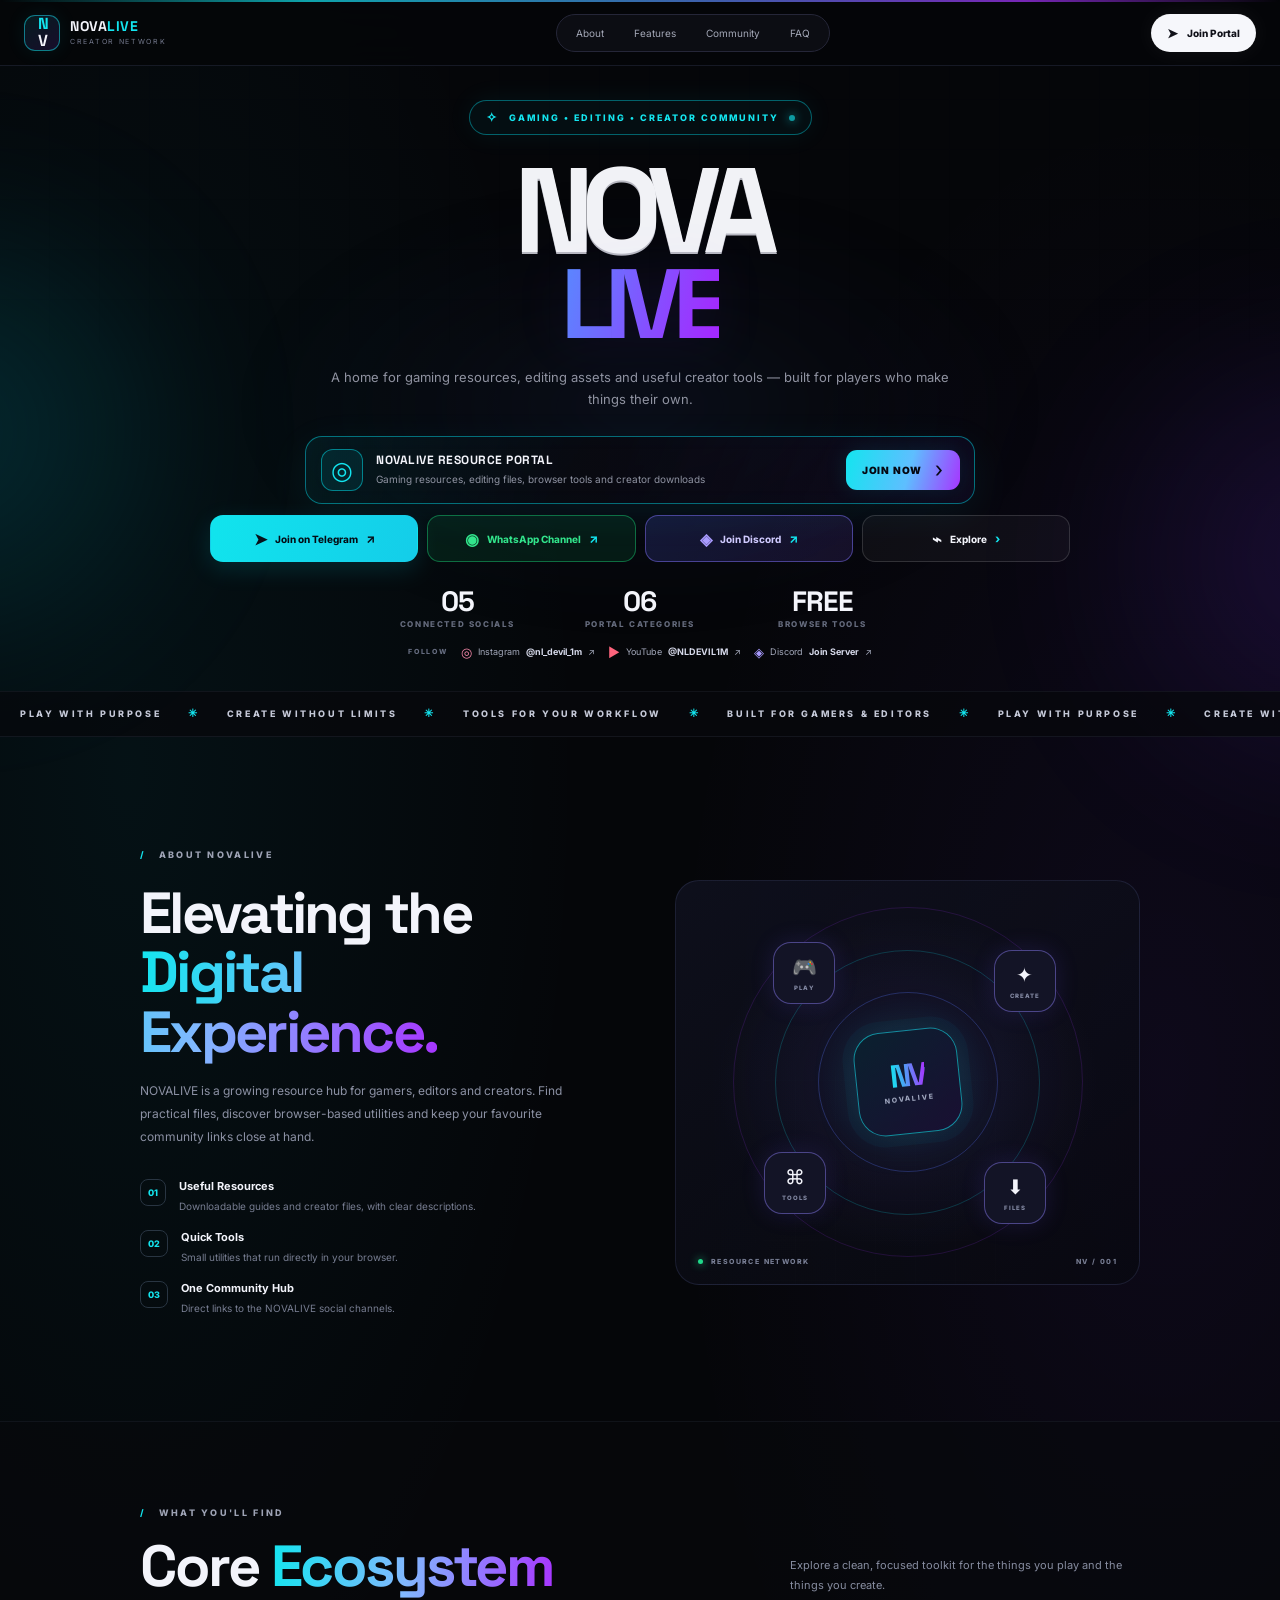
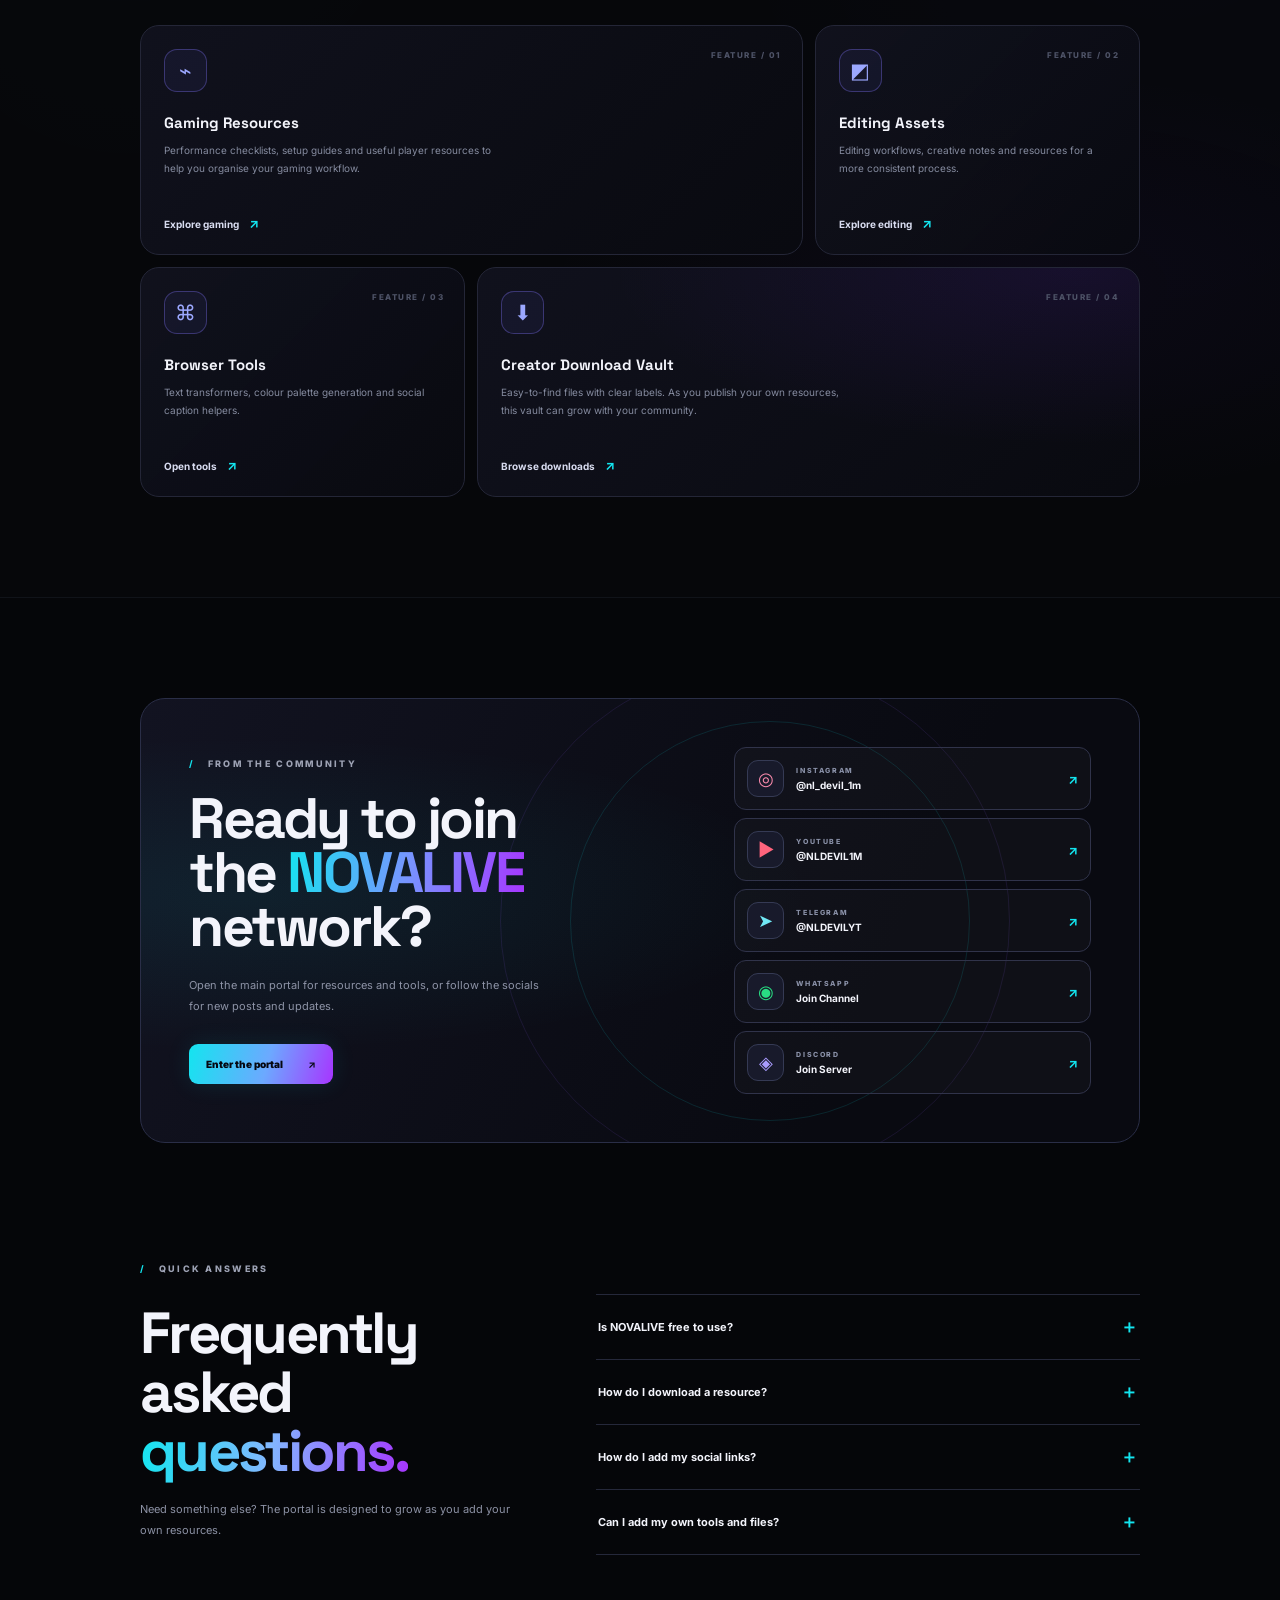
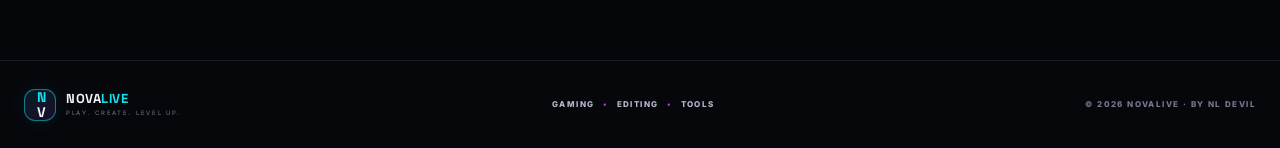
<file: index.html>
<!doctype html>
<html lang="en">
<head>
  <meta charset="utf-8">
  <meta name="viewport" content="width=device-width, initial-scale=1">
  <meta name="theme-color" content="#050609">
  <meta name="description" content="NOVALIVE — gaming resources, editing assets, browser tools and creator downloads by NL DEVIL.">
  <title>NOVALIVE — Play. Create. Level Up.</title>
  <link rel="icon" href="favicon.svg" type="image/svg+xml">
  <link rel="stylesheet" href="landing.css">
  <script src="script.js" defer></script>
</head>
<body class="landing-page">
  <div class="landing-glow glow-left" aria-hidden="true"></div>
  <div class="landing-glow glow-right" aria-hidden="true"></div>
  <div class="cursor-glow" aria-hidden="true"></div>

  <header class="landing-header">
    <a class="header-brand" href="index.html" aria-label="NOVALIVE home">
      <span class="brand-emblem">N<span>V</span></span>
      <span class="header-wordmark">NOVA<span>LIVE</span><small>CREATOR NETWORK</small></span>
    </a>
    <button class="menu-toggle landing-menu-toggle" id="menuToggle" aria-label="Open navigation" aria-expanded="false"><span></span><span></span><span></span></button>
    <nav class="landing-nav" id="mainNav" aria-label="Main navigation">
      <a class="nav-link" href="#about">About</a>
      <a class="nav-link" href="#features">Features</a>
      <a class="nav-link" href="#community">Community</a>
      <a class="nav-link" href="#faq">FAQ</a>
    </nav>
    <a class="top-portal" href="portal.html"><span aria-hidden="true">➤</span> Join Portal</a>
  </header>

  <main>
    <section class="landing-hero" id="top">
      <div class="landing-status"><span class="status-spark">✧</span> GAMING • EDITING • CREATOR COMMUNITY <i></i></div>
      <h1 class="landing-title"><span>NOVA</span><strong>LIVE</strong></h1>
      <p class="landing-description">A home for gaming resources, editing assets and useful creator tools — built for players who make things their own.</p>

      <a class="portal-callout" href="portal.html">
        <span class="callout-icon" aria-hidden="true">◎</span>
        <span class="callout-copy"><strong>NOVALIVE RESOURCE PORTAL</strong><small>Gaming resources, editing files, browser tools and creator downloads</small></span>
        <span class="join-now">JOIN NOW <b aria-hidden="true">›</b></span>
      </a>

      <div class="landing-socials" aria-label="Main community links">
        <a class="social-cta telegram" href="https://t.me/NLDEVILYT" target="_blank" rel="noopener noreferrer"><span class="social-glyph">➤</span><span>Join on Telegram</span><span class="external-mark">↗</span></a>
        <a class="social-cta whatsapp" href="https://whatsapp.com/channel/0029VbDeqkmLo4hifYfKWw1j" target="_blank" rel="noopener noreferrer"><span class="social-glyph">◉</span><span>WhatsApp Channel</span><span class="external-mark">↗</span></a>
        <a class="social-cta discord" href="https://discord.gg/dGhGznEvpx" target="_blank" rel="noopener noreferrer"><span class="social-glyph">◈</span><span>Join Discord</span><span class="external-mark">↗</span></a>
        <a class="social-cta explore" href="#features"><span class="social-glyph">⌁</span><span>Explore</span><span class="external-mark">›</span></a>
      </div>

      <div class="hero-stats" aria-label="NOVALIVE at a glance">
        <div><strong>05</strong><small>CONNECTED SOCIALS</small></div>
        <div><strong>06</strong><small>PORTAL CATEGORIES</small></div>
        <div><strong>FREE</strong><small>BROWSER TOOLS</small></div>
      </div>
      <div class="secondary-socials" aria-label="More NOVALIVE social links">
        <span>FOLLOW</span>
        <a class="mini-social instagram" href="https://www.instagram.com/nl_devil_1m/" target="_blank" rel="noopener noreferrer"><span>◎</span> Instagram <strong>@nl_devil_1m</strong> ↗</a>
        <a class="mini-social youtube" href="https://www.youtube.com/@NLDEVIL1M" target="_blank" rel="noopener noreferrer"><span>▶</span> YouTube <strong>@NLDEVIL1M</strong> ↗</a>
        <a class="mini-social discord-mini" href="https://discord.gg/dGhGznEvpx" target="_blank" rel="noopener noreferrer"><span>◈</span> Discord <strong>Join Server</strong> ↗</a>
      </div>
    </section>

    <div class="ticker" aria-label="NOVALIVE focus areas"><div class="ticker-track"><span>PLAY WITH PURPOSE</span><b>✳</b><span>CREATE WITHOUT LIMITS</span><b>✳</b><span>TOOLS FOR YOUR WORKFLOW</span><b>✳</b><span>BUILT FOR GAMERS & EDITORS</span><b>✳</b><span>PLAY WITH PURPOSE</span><b>✳</b><span>CREATE WITHOUT LIMITS</span><b>✳</b></div></div>

    <section class="story-section section-wrap" id="about">
      <div class="story-copy">
        <div class="eyebrow"><span class="eyebrow-mark">/</span> ABOUT NOVALIVE</div>
        <h2>Elevating the<br><span>Digital Experience.</span></h2>
        <p>NOVALIVE is a growing resource hub for gamers, editors and creators. Find practical files, discover browser-based utilities and keep your favourite community links close at hand.</p>
        <div class="story-points">
          <div><i>01</i><span><strong>Useful Resources</strong><small>Downloadable guides and creator files, with clear descriptions.</small></span></div>
          <div><i>02</i><span><strong>Quick Tools</strong><small>Small utilities that run directly in your browser.</small></span></div>
          <div><i>03</i><span><strong>One Community Hub</strong><small>Direct links to the NOVALIVE social channels.</small></span></div>
        </div>
      </div>
      <div class="story-art" aria-label="NOVALIVE digital hub illustration">
        <div class="orbit orbit-a"></div><div class="orbit orbit-b"></div><div class="orbit orbit-c"></div>
        <div class="hub-core"><span>NV</span><small>NOVALIVE</small></div>
        <div class="orbit-node node-one">🎮<small>PLAY</small></div><div class="orbit-node node-two">✦<small>CREATE</small></div><div class="orbit-node node-three">⌘<small>TOOLS</small></div><div class="orbit-node node-four">⬇<small>FILES</small></div>
        <div class="art-caption"><i></i> RESOURCE NETWORK <span>NV / 001</span></div>
      </div>
    </section>

    <section class="features-section" id="features">
      <div class="section-wrap">
        <div class="section-eyebrow"><span class="eyebrow-mark">/</span> WHAT YOU'LL FIND</div>
        <div class="section-title-row"><h2>Core <span>Ecosystem</span></h2><p>Explore a clean, focused toolkit for the things you play and the things you create.</p></div>
        <div class="feature-grid">
          <article class="feature-card feature-wide"><span class="feature-icon">⌁</span><span class="feature-index">FEATURE / 01</span><h3>Gaming Resources</h3><p>Performance checklists, setup guides and useful player resources to help you organise your gaming workflow.</p><a href="portal.html?category=gaming#resources">Explore gaming <b>↗</b></a></article>
          <article class="feature-card"><span class="feature-icon">◩</span><span class="feature-index">FEATURE / 02</span><h3>Editing Assets</h3><p>Editing workflows, creative notes and resources for a more consistent process.</p><a href="portal.html?category=editing#resources">Explore editing <b>↗</b></a></article>
          <article class="feature-card"><span class="feature-icon">⌘</span><span class="feature-index">FEATURE / 03</span><h3>Browser Tools</h3><p>Text transformers, colour palette generation and social caption helpers.</p><a href="portal.html#tools">Open tools <b>↗</b></a></article>
          <article class="feature-card feature-wide feature-glow"><span class="feature-icon">⬇</span><span class="feature-index">FEATURE / 04</span><h3>Creator Download Vault</h3><p>Easy-to-find files with clear labels. As you publish your own resources, this vault can grow with your community.</p><a href="portal.html#resources">Browse downloads <b>↗</b></a></article>
        </div>
      </div>
    </section>

    <section class="community-section section-wrap" id="community">
      <div class="community-panel">
        <div class="community-orbit community-orbit-one"></div><div class="community-orbit community-orbit-two"></div>
        <div class="community-copy"><div class="eyebrow"><span class="eyebrow-mark">/</span> FROM THE COMMUNITY</div><h2>Ready to join<br>the <span>NOVALIVE</span><br>network?</h2><p>Open the main portal for resources and tools, or follow the socials for new posts and updates.</p><a class="button-primary community-portal" href="portal.html">Enter the portal <b>↗</b></a></div>
        <div class="community-links" aria-label="Community channels">
          <a class="community-link" href="https://www.instagram.com/nl_devil_1m/" target="_blank" rel="noopener noreferrer"><span class="community-symbol insta-symbol">◎</span><span><small>INSTAGRAM</small><strong>@nl_devil_1m</strong></span><b>↗</b></a>
          <a class="community-link" href="https://www.youtube.com/@NLDEVIL1M" target="_blank" rel="noopener noreferrer"><span class="community-symbol yt-symbol">▶</span><span><small>YOUTUBE</small><strong>@NLDEVIL1M</strong></span><b>↗</b></a>
          <a class="community-link" href="https://t.me/NLDEVILYT" target="_blank" rel="noopener noreferrer"><span class="community-symbol tg-symbol">➤</span><span><small>TELEGRAM</small><strong>@NLDEVILYT</strong></span><b>↗</b></a>
          <a class="community-link" href="https://whatsapp.com/channel/0029VbDeqkmLo4hifYfKWw1j" target="_blank" rel="noopener noreferrer"><span class="community-symbol wa-symbol">◉</span><span><small>WHATSAPP</small><strong>Join Channel</strong></span><b>↗</b></a>
          <a class="community-link" href="https://discord.gg/dGhGznEvpx" target="_blank" rel="noopener noreferrer"><span class="community-symbol discord-symbol">◈</span><span><small>DISCORD</small><strong>Join Server</strong></span><b>↗</b></a>
        </div>
      </div>
    </section>

    <section class="faq-section section-wrap" id="faq">
      <div class="eyebrow"><span class="eyebrow-mark">/</span> QUICK ANSWERS</div>
      <div class="faq-layout"><div><h2>Frequently asked<br><span>questions.</span></h2><p>Need something else? The portal is designed to grow as you add your own resources.</p></div><div class="faq-list">
        <details><summary>Is NOVALIVE free to use?<span>＋</span></summary><p>Yes. The site is a static website hosted on GitHub Pages, and the included browser tools run on your device. Some external downloads or services may have their own terms.</p></details>
        <details><summary>How do I download a resource?<span>＋</span></summary><p>Open the portal, find a resource card and click its download link. At the moment, the sample files are simple text guides; your own files and links can be added later.</p></details>
        <details><summary>How do I add my social links?<span>＋</span></summary><p>Instagram, YouTube, Telegram, WhatsApp and Discord are connected. Click any social card to open the corresponding profile or channel.</p></details>
        <details><summary>Can I add my own tools and files?<span>＋</span></summary><p>Yes. You can upload static files to the repository and update the resource cards. A web-based admin upload dashboard would need a separate backend or storage service.</p></details>
      </div></div>
    </section>
  </main>

  <footer class="landing-footer"><a class="footer-brand" href="#top"><span class="brand-emblem">N<span>V</span></span><span class="header-wordmark">NOVA<span>LIVE</span><small>PLAY. CREATE. LEVEL UP.</small></span></a><span class="footer-motto">GAMING <i>•</i> EDITING <i>•</i> TOOLS</span><span class="footer-credit">© <span id="year">2026</span> NOVALIVE · BY NL DEVIL</span></footer>
  <div class="toast" id="toast" role="status" aria-live="polite"></div>
</body>
</html>
</file>
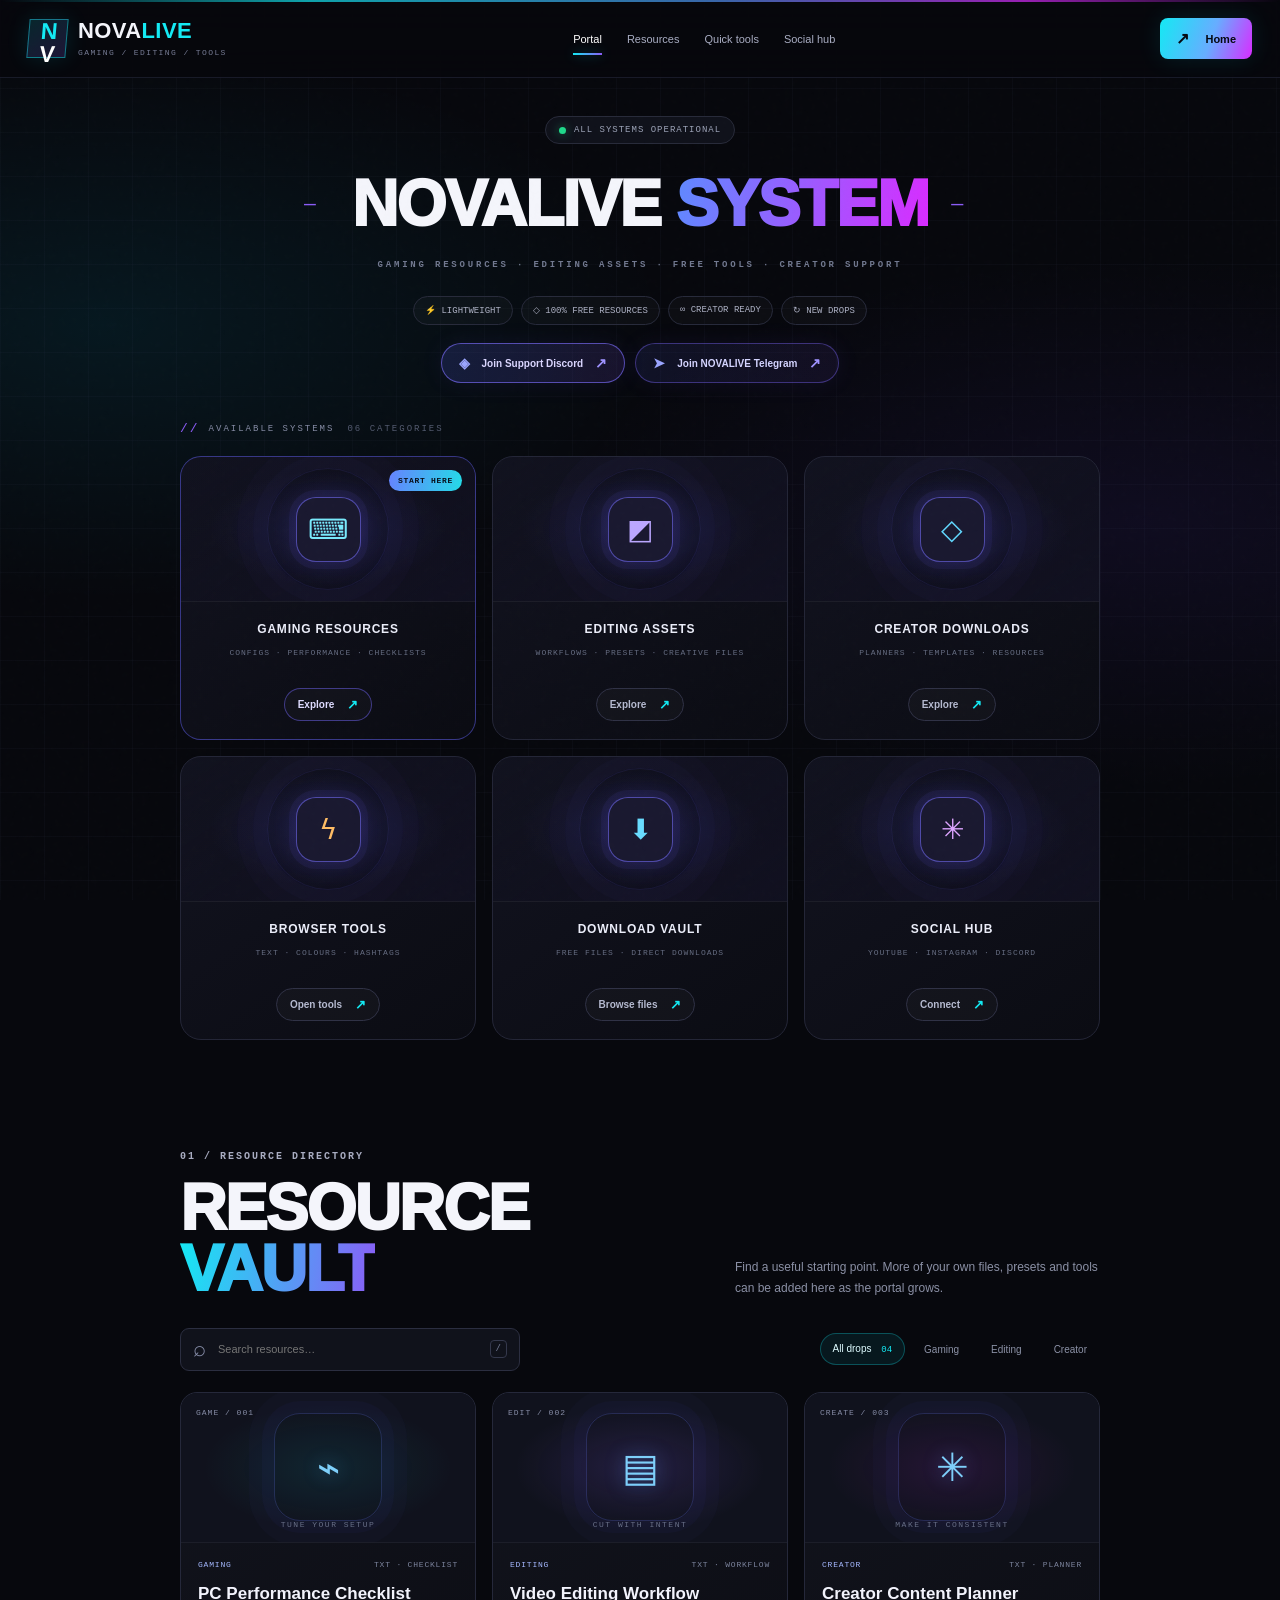
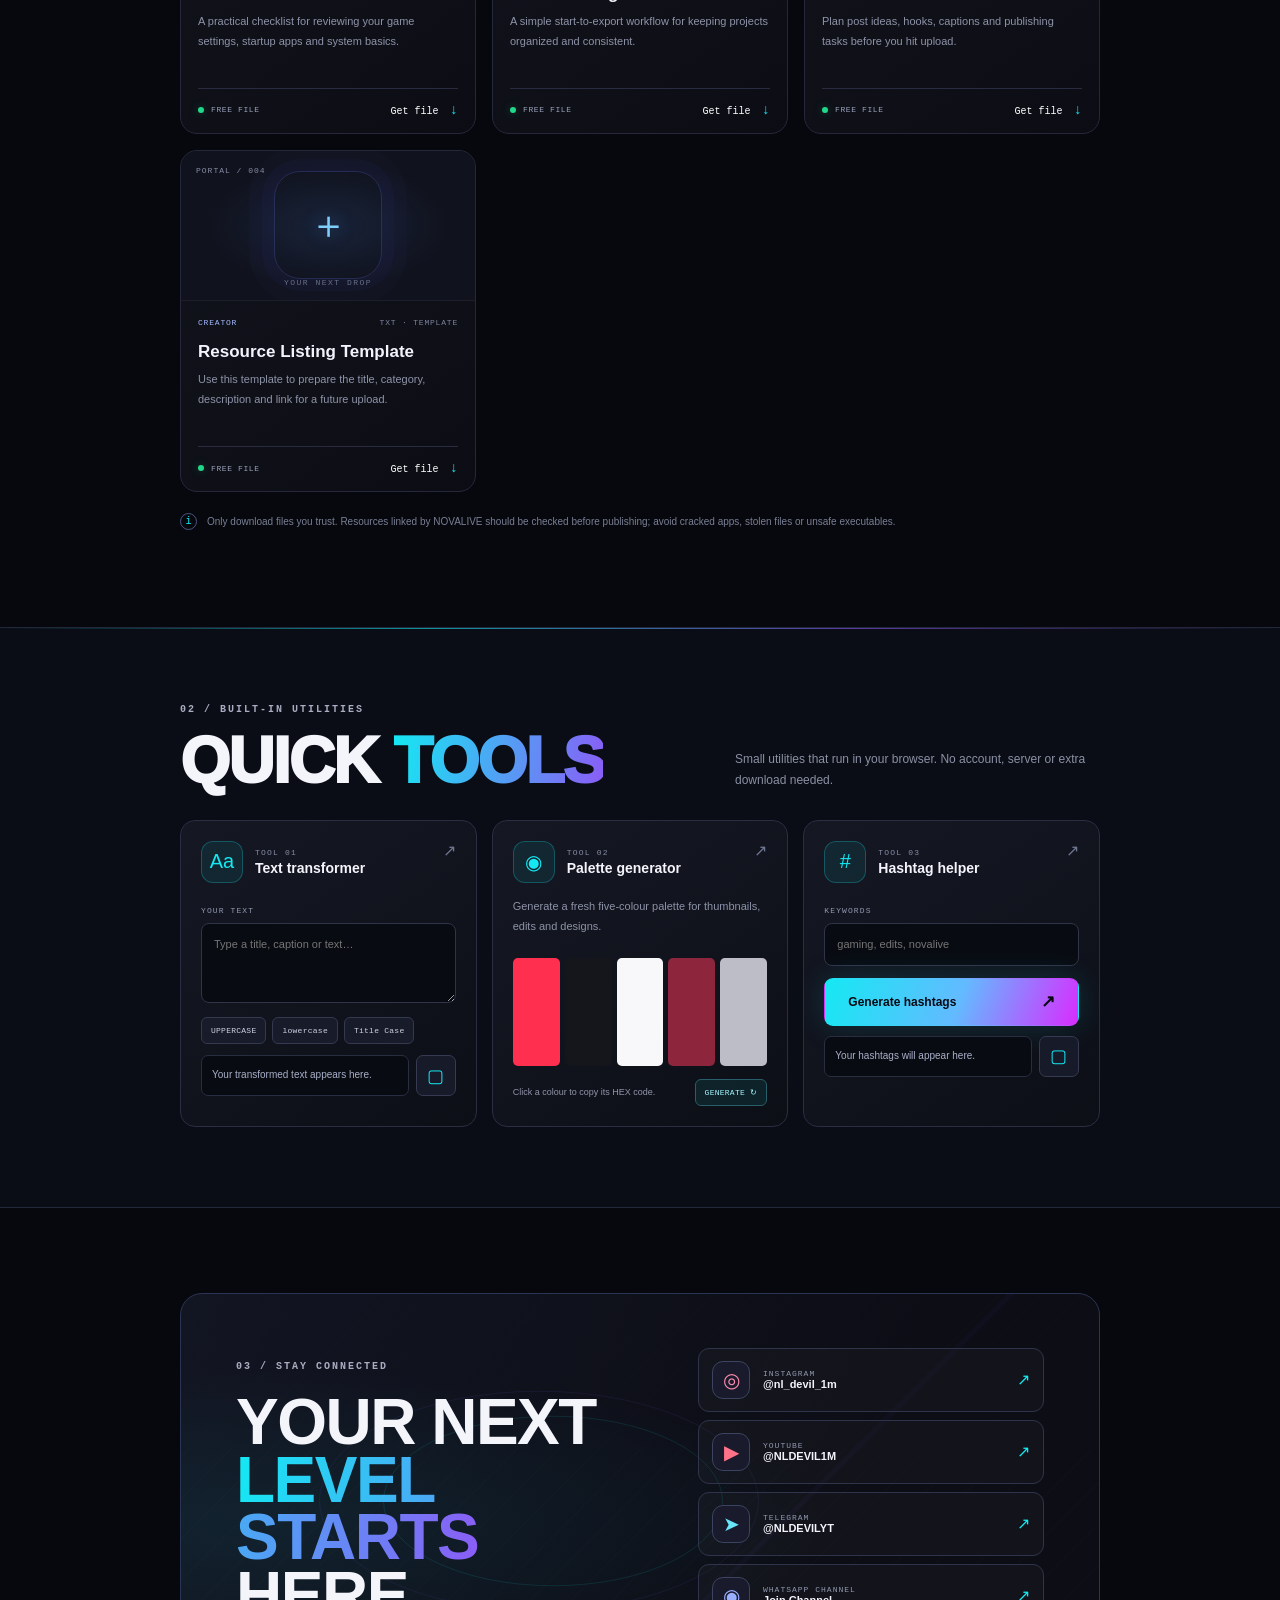
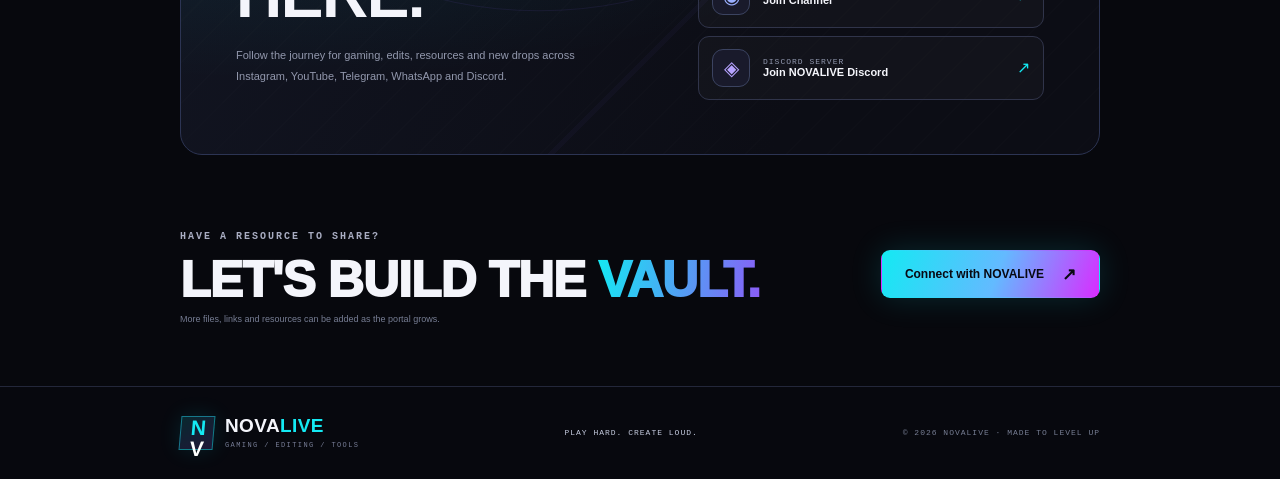
<file: portal.html>
<!doctype html>
<html lang="en">
<head>
  <meta charset="utf-8">
  <meta name="viewport" content="width=device-width, initial-scale=1">
  <meta name="theme-color" content="#07080d">
  <meta name="description" content="NOVALIVE — a gaming, editing and creator resource portal for tools, downloads and social links.">
  <title>NOVALIVE System — Resource Portal</title>
  <link rel="icon" href="favicon.svg" type="image/svg+xml">
  <link rel="stylesheet" href="style.css">
  <script src="script.js" defer></script>
</head>
<body>
  <div class="noise" aria-hidden="true"></div>
  <header class="site-header">
    <a class="brand" href="index.html" aria-label="NOVALIVE landing page">
      <span class="brand-mark">N<span>V</span></span>
      <span class="brand-word">NOVA<span>LIVE</span><small>GAMING / EDITING / TOOLS</small></span>
    </a>
    <button class="menu-toggle" id="menuToggle" aria-label="Open navigation" aria-expanded="false"><span></span><span></span><span></span></button>
    <nav class="main-nav" id="mainNav" aria-label="Main navigation">
      <a href="#systems" class="nav-link active">Portal</a>
      <a href="#resources" class="nav-link">Resources</a>
      <a href="#tools" class="nav-link">Quick tools</a>
      <a href="#socials" class="nav-link">Social hub</a>
    </nav>
    <a class="header-cta" href="index.html"><span aria-hidden="true">↗</span> Home</a>
  </header>

  <main>

    <section class="systems-section section-wrap" id="systems">
      <div class="systems-topline"><span class="systems-status"><i></i> ALL SYSTEMS OPERATIONAL</span></div>
      <div class="systems-title-wrap">
        <div class="systems-flourish" aria-hidden="true">—</div>
        <h2>NOVALIVE <span>SYSTEM</span></h2>
        <div class="systems-flourish" aria-hidden="true">—</div>
      </div>
      <p class="systems-subtitle">GAMING RESOURCES · EDITING ASSETS · FREE TOOLS · CREATOR SUPPORT</p>
      <div class="system-badges"><span>⚡ LIGHTWEIGHT</span><span>◇ 100% FREE RESOURCES</span><span>∞ CREATOR READY</span><span>↻ NEW DROPS</span></div>
      <div class="systems-community-link">
        <a class="discord-community-cta" href="https://discord.gg/dGhGznEvpx" target="_blank" rel="noopener noreferrer"><span aria-hidden="true">◈</span> Join Support Discord <b aria-hidden="true">↗</b></a>
        <a href="https://t.me/NLDEVILYT" target="_blank" rel="noopener noreferrer"><span aria-hidden="true">➤</span> Join NOVALIVE Telegram <b aria-hidden="true">↗</b></a>
      </div>
      <div class="system-label"><span>//</span> AVAILABLE SYSTEMS <small>06 CATEGORIES</small></div>
      <div class="systems-grid">
        <a class="system-card system-card-featured" href="#resources" data-filter-link="gaming">
          <span class="system-featured-tag">START HERE</span><div class="system-card-art"><span class="system-icon">⌨</span></div>
          <div class="system-card-info"><h3>GAMING RESOURCES</h3><p>CONFIGS · PERFORMANCE · CHECKLISTS</p><span class="system-explore">Explore <b>↗</b></span></div>
        </a>
        <a class="system-card" href="#resources" data-filter-link="editing">
          <div class="system-card-art"><span class="system-icon">◩</span></div>
          <div class="system-card-info"><h3>EDITING ASSETS</h3><p>WORKFLOWS · PRESETS · CREATIVE FILES</p><span class="system-explore">Explore <b>↗</b></span></div>
        </a>
        <a class="system-card" href="#resources" data-filter-link="creator">
          <div class="system-card-art"><span class="system-icon">◇</span></div>
          <div class="system-card-info"><h3>CREATOR DOWNLOADS</h3><p>PLANNERS · TEMPLATES · RESOURCES</p><span class="system-explore">Explore <b>↗</b></span></div>
        </a>
        <a class="system-card" href="#tools">
          <div class="system-card-art"><span class="system-icon">ϟ</span></div>
          <div class="system-card-info"><h3>BROWSER TOOLS</h3><p>TEXT · COLOURS · HASHTAGS</p><span class="system-explore">Open tools <b>↗</b></span></div>
        </a>
        <a class="system-card" href="#resources">
          <div class="system-card-art"><span class="system-icon">⬇</span></div>
          <div class="system-card-info"><h3>DOWNLOAD VAULT</h3><p>FREE FILES · DIRECT DOWNLOADS</p><span class="system-explore">Browse files <b>↗</b></span></div>
        </a>
        <a class="system-card" href="#socials">
          <div class="system-card-art"><span class="system-icon">✳</span></div>
          <div class="system-card-info"><h3>SOCIAL HUB</h3><p>YOUTUBE · INSTAGRAM · DISCORD</p><span class="system-explore">Connect <b>↗</b></span></div>
        </a>
      </div>
    </section>

    <section class="section-wrap resources-section" id="resources">
      <div class="section-heading">
        <div><div class="eyebrow">01 / RESOURCE DIRECTORY</div><h2>RESOURCE <span>VAULT</span></h2></div>
        <p>Find a useful starting point. More of your own files, presets and tools can be added here as the portal grows.</p>
      </div>
      <div class="resource-controls">
        <label class="search-box"><span aria-hidden="true">⌕</span><input id="resourceSearch" type="search" placeholder="Search resources…" autocomplete="off" aria-label="Search resources"><kbd>/</kbd></label>
        <div class="filter-row" role="group" aria-label="Filter resources">
          <button class="filter-btn selected" data-filter="all">All drops <span>04</span></button>
          <button class="filter-btn" data-filter="gaming">Gaming</button>
          <button class="filter-btn" data-filter="editing">Editing</button>
          <button class="filter-btn" data-filter="creator">Creator</button>
        </div>
      </div>
      <div class="resource-grid" id="resourceGrid">
        <article class="resource-card" data-category="gaming" data-search="pc gaming optimization fps checklist performance windows setup">
          <div class="card-visual visual-gaming"><span class="visual-chip">GAME / 001</span><div class="visual-icon">⌁</div><span class="visual-caption">TUNE YOUR SETUP</span></div>
          <div class="card-content"><div class="card-meta"><span>GAMING</span><span>TXT · CHECKLIST</span></div><h3>PC Performance Checklist</h3><p>A practical checklist for reviewing your game settings, startup apps and system basics.</p><div class="card-bottom"><span class="free-label"><i></i> FREE FILE</span><a class="text-link" href="FPS-Optimization-Checklist.txt" download>Get file <span>↓</span></a></div></div>
        </article>
        <article class="resource-card" data-category="editing" data-search="video editing workflow project checklist export audio footage timeline">
          <div class="card-visual visual-editing"><span class="visual-chip">EDIT / 002</span><div class="visual-icon">▤</div><span class="visual-caption">CUT WITH INTENT</span></div>
          <div class="card-content"><div class="card-meta"><span>EDITING</span><span>TXT · WORKFLOW</span></div><h3>Video Editing Workflow</h3><p>A simple start-to-export workflow for keeping projects organized and consistent.</p><div class="card-bottom"><span class="free-label"><i></i> FREE FILE</span><a class="text-link" href="Video-Editing-Workflow.txt" download>Get file <span>↓</span></a></div></div>
        </article>
        <article class="resource-card" data-category="creator" data-search="creator content planner social post ideas shorts reels youtube schedule planning">
          <div class="card-visual visual-creator"><span class="visual-chip">CREATE / 003</span><div class="visual-icon">✳</div><span class="visual-caption">MAKE IT CONSISTENT</span></div>
          <div class="card-content"><div class="card-meta"><span>CREATOR</span><span>TXT · PLANNER</span></div><h3>Creator Content Planner</h3><p>Plan post ideas, hooks, captions and publishing tasks before you hit upload.</p><div class="card-bottom"><span class="free-label"><i></i> FREE FILE</span><a class="text-link" href="Creator-Content-Planner.txt" download>Get file <span>↓</span></a></div></div>
        </article>
        <article class="resource-card" data-category="creator" data-search="resource submission template add own file tool resource title link description category">
          <div class="card-visual visual-template"><span class="visual-chip">PORTAL / 004</span><div class="visual-icon">＋</div><span class="visual-caption">YOUR NEXT DROP</span></div>
          <div class="card-content"><div class="card-meta"><span>CREATOR</span><span>TXT · TEMPLATE</span></div><h3>Resource Listing Template</h3><p>Use this template to prepare the title, category, description and link for a future upload.</p><div class="card-bottom"><span class="free-label"><i></i> FREE FILE</span><a class="text-link" href="Resource-Listing-Template.txt" download>Get file <span>↓</span></a></div></div>
        </article>
      </div>
      <div class="empty-state" id="emptyState" hidden>No resources match that search. Try another keyword or category.</div>
      <div class="resource-note"><span class="note-icon">i</span><span>Only download files you trust. Resources linked by NOVALIVE should be checked before publishing; avoid cracked apps, stolen files or unsafe executables.</span></div>
    </section>

    <section class="tools-section" id="tools">
      <div class="section-wrap">
        <div class="section-heading">
          <div><div class="eyebrow">02 / BUILT-IN UTILITIES</div><h2>QUICK <span>TOOLS</span></h2></div>
          <p>Small utilities that run in your browser. No account, server or extra download needed.</p>
        </div>
        <div class="tools-grid">
          <article class="tool-panel text-tool">
            <div class="tool-heading"><div class="tool-icon">Aa</div><div><span class="tool-number">TOOL 01</span><h3>Text transformer</h3></div><span class="tool-arrow">↗</span></div>
            <label for="textInput" class="field-label">YOUR TEXT</label>
            <textarea id="textInput" rows="3" placeholder="Type a title, caption or text…"></textarea>
            <div class="tool-actions"><button class="mini-btn" data-case="upper">UPPERCASE</button><button class="mini-btn" data-case="lower">lowercase</button><button class="mini-btn" data-case="title">Title Case</button></div>
            <div class="tool-result-row"><div class="tool-result" id="textResult" aria-live="polite">Your transformed text appears here.</div><button class="copy-btn" id="copyText" aria-label="Copy transformed text" title="Copy result">▢</button></div>
          </article>
          <article class="tool-panel palette-tool">
            <div class="tool-heading"><div class="tool-icon">◉</div><div><span class="tool-number">TOOL 02</span><h3>Palette generator</h3></div><span class="tool-arrow">↗</span></div>
            <p class="tool-description">Generate a fresh five-colour palette for thumbnails, edits and designs.</p>
            <div class="palette-swatches" id="paletteSwatches" aria-label="Generated colour palette">
              <button class="swatch" data-color="#FF304F" style="--swatch:#FF304F"><span>#FF304F</span></button><button class="swatch" data-color="#15151C" style="--swatch:#15151C"><span>#15151C</span></button><button class="swatch" data-color="#F8F7FA" style="--swatch:#F8F7FA"><span>#F8F7FA</span></button><button class="swatch" data-color="#8D263C" style="--swatch:#8D263C"><span>#8D263C</span></button><button class="swatch" data-color="#BDBDC7" style="--swatch:#BDBDC7"><span>#BDBDC7</span></button>
            </div>
            <div class="palette-footer"><span id="paletteHint">Click a colour to copy its HEX code.</span><button class="mini-btn mini-btn-hot" id="generatePalette">GENERATE ↻</button></div>
          </article>
          <article class="tool-panel hashtag-tool">
            <div class="tool-heading"><div class="tool-icon">#</div><div><span class="tool-number">TOOL 03</span><h3>Hashtag helper</h3></div><span class="tool-arrow">↗</span></div>
            <label for="keywordInput" class="field-label">KEYWORDS</label>
            <input id="keywordInput" type="text" placeholder="gaming, edits, novalive">
            <button class="button button-primary full-button" id="makeHashtags">Generate hashtags <span>↗</span></button>
            <div class="tool-result-row hashtag-output-row"><div class="tool-result" id="hashtagResult" aria-live="polite">Your hashtags will appear here.</div><button class="copy-btn" id="copyHashtags" aria-label="Copy hashtags" title="Copy hashtags">▢</button></div>
          </article>
        </div>
      </div>
    </section>

    <section class="social-section section-wrap" id="socials">
      <div class="social-panel">
        <div class="social-orbit orbit-one"></div><div class="social-orbit orbit-two"></div>
        <div class="social-copy"><div class="eyebrow">03 / STAY CONNECTED</div><h2>YOUR NEXT<br><span>LEVEL STARTS</span><br>HERE.</h2><p>Follow the journey for gaming, edits, resources and new drops across Instagram, YouTube, Telegram, WhatsApp and Discord.</p></div>
        <div class="social-links" id="socialLinks">
          <a class="social-link" href="https://www.instagram.com/nl_devil_1m/" target="_blank" rel="noopener noreferrer"><span class="social-symbol instagram-symbol">◎</span><span><small>INSTAGRAM</small><strong>@nl_devil_1m</strong></span><span class="social-external">↗</span></a>
          <a class="social-link" href="https://www.youtube.com/@NLDEVIL1M" target="_blank" rel="noopener noreferrer"><span class="social-symbol youtube-symbol">▶</span><span><small>YOUTUBE</small><strong>@NLDEVIL1M</strong></span><span class="social-external">↗</span></a>
          <a class="social-link" href="https://t.me/NLDEVILYT" target="_blank" rel="noopener noreferrer"><span class="social-symbol telegram-symbol">➤</span><span><small>TELEGRAM</small><strong>@NLDEVILYT</strong></span><span class="social-external">↗</span></a>
          <a class="social-link" href="https://whatsapp.com/channel/0029VbDeqkmLo4hifYfKWw1j" target="_blank" rel="noopener noreferrer"><span class="social-symbol whatsapp-symbol">◉</span><span><small>WHATSAPP CHANNEL</small><strong>Join Channel</strong></span><span class="social-external">↗</span></a>
          <a class="social-link" href="https://discord.gg/dGhGznEvpx" target="_blank" rel="noopener noreferrer"><span class="social-symbol discord-symbol">◈</span><span><small>DISCORD SERVER</small><strong>Join NOVALIVE Discord</strong></span><span class="social-external">↗</span></a>
        </div>
      </div>
    </section>

    <section class="join-strip section-wrap" id="submit">
      <div><span class="eyebrow">HAVE A RESOURCE TO SHARE?</span><h2>LET'S BUILD THE <span>VAULT.</span></h2></div>
      <a class="button button-primary" href="index.html#community">Connect with NOVALIVE <span>↗</span></a>
      <p class="join-note">More files, links and resources can be added as the portal grows.</p>
    </section>
  </main>

  <footer class="site-footer">
    <a class="brand footer-brand" href="#systems"><span class="brand-mark">N<span>V</span></span><span class="brand-word">NOVA<span>LIVE</span><small>GAMING / EDITING / TOOLS</small></span></a>
    <span class="footer-middle">PLAY HARD. CREATE LOUD.</span>
    <span class="footer-right">© <span id="year">2026</span> NOVALIVE · MADE TO LEVEL UP</span>
  </footer>
  <div class="toast" id="toast" role="status" aria-live="polite"></div>
</body>
</html>
</file>
<file: landing.css>
@import url('https://fonts.googleapis.com/css2?family=Inter:wght@400;500;600;700;800;900&family=Space+Grotesk:wght@400;500;600;700&display=swap');
:root{--bg:#050609;--panel:#0c0d14;--line:#252638;--white:#f3f4fb;--muted:#8d909f;--faint:#646879;--cyan:#13e5ef;--blue:#5e8bff;--purple:#a735ff;--green:#20d88a;--body:Inter,'Segoe UI',Arial,sans-serif;--display:'Space Grotesk',Inter,Arial,sans-serif;--max:1000px}
*{box-sizing:border-box}html{scroll-behavior:smooth;scroll-padding-top:82px}body{margin:0;min-height:100vh;isolation:isolate;background:radial-gradient(ellipse at 10% 23%,rgba(0,213,232,.055),transparent 28%),radial-gradient(ellipse at 91% 32%,rgba(130,53,255,.07),transparent 30%),#050609;color:var(--white);font-family:var(--body);overflow-x:hidden}body:before{content:"";position:fixed;inset:0;z-index:-2;pointer-events:none;opacity:.17;background:linear-gradient(transparent 49px,rgba(121,138,178,.08) 50px),linear-gradient(90deg,transparent 49px,rgba(121,138,178,.08) 50px);background-size:50px 50px;mask-image:linear-gradient(to bottom,black,transparent 85%)}a{color:inherit;text-decoration:none}button{font:inherit;color:inherit;cursor:pointer}.section-wrap{width:min(var(--max),calc(100% - 48px));margin-inline:auto}.landing-glow{position:fixed;z-index:-1;width:360px;height:360px;border-radius:50%;filter:blur(100px);opacity:.14;pointer-events:none}.glow-left{left:-230px;top:28%;background:#00d9ed}.glow-right{right:-230px;top:42%;background:#7b30ff}.cursor-glow{position:fixed;left:0;top:0;width:560px;height:560px;z-index:2;pointer-events:none;opacity:0;transform:translate3d(var(--cursor-x,50vw),var(--cursor-y,40vh),0) translate(-50%,-50%);transition:transform .075s ease-out,opacity .22s ease-out;background:radial-gradient(circle,rgba(19,229,239,.21) 0%,rgba(94,139,255,.13) 26%,rgba(167,53,255,.11) 46%,transparent 72%);filter:blur(8px);will-change:transform}.landing-page.cursor-glow-active .cursor-glow{opacity:.82}@media(prefers-reduced-motion:reduce){.cursor-glow{transition:opacity .2s ease-out}}
.landing-page>main,.landing-page>.landing-footer{position:relative;z-index:1}.landing-page>.landing-header{z-index:25}.landing-page:after{content:"";position:fixed;left:0;right:0;top:0;height:2px;z-index:40;pointer-events:none;background:linear-gradient(90deg,transparent 0%,rgba(19,229,239,.9) 24%,rgba(94,139,255,.85) 56%,rgba(167,53,255,.9) 80%,transparent 100%);opacity:.78}
.landing-header{height:66px;padding:0 max(24px,calc((100% - 1440px)/2));display:flex;align-items:center;gap:26px;position:sticky;top:0;z-index:25;background:rgba(5,6,9,.86);backdrop-filter:blur(18px);border-bottom:1px solid rgba(130,143,198,.15)}.header-brand,.footer-brand{display:flex;align-items:center;gap:10px;min-width:210px}.brand-emblem{width:36px;height:36px;display:grid;place-items:center;border:1px solid rgba(19,229,239,.5);border-radius:11px;background:linear-gradient(145deg,rgba(19,229,239,.1),rgba(151,57,255,.14));color:var(--cyan);font:800 16px/1 var(--display);letter-spacing:-2px;box-shadow:0 0 20px rgba(19,229,239,.08)}.brand-emblem span{color:#f4f5fb}.header-wordmark{font:900 14px/1 var(--display);letter-spacing:.55px}.header-wordmark>span{color:var(--cyan)}.header-wordmark small{display:block;margin-top:5px;color:#73798c;font:7px/1.1 var(--body);letter-spacing:1.7px}.landing-nav{display:flex;align-items:center;justify-content:center;gap:0;margin:auto;padding:4px;border:1px solid #252638;background:rgba(14,15,23,.82);border-radius:999px}.landing-nav .nav-link{font-size:10px;color:#a3a7b6;padding:8px 15px;border-radius:999px;transition:.2s}.landing-nav .nav-link:hover,.landing-nav .nav-link:focus-visible{background:rgba(255,255,255,.06);color:#fff}.top-portal{display:flex;align-items:center;gap:9px;background:#f6f7fb;color:#101119;border-radius:999px;padding:11px 16px;font-size:10px;font-weight:800;white-space:nowrap;box-shadow:0 0 25px rgba(255,255,255,.06);transition:transform .2s}.top-portal:hover{transform:translateY(-2px)}.top-portal span{font-size:13px}.menu-toggle{display:none}
.landing-hero{position:relative;isolation:isolate;display:flex;align-items:center;flex-direction:column;text-align:center;padding:34px 20px 31px;min-height:0}.landing-hero:before{content:"";position:absolute;z-index:-1;width:min(760px,96vw);height:410px;top:135px;left:50%;transform:translateX(-50%);background:radial-gradient(ellipse,rgba(28,53,93,.2),rgba(18,24,57,.12) 40%,transparent 72%);filter:blur(20px);pointer-events:none}.landing-status{display:inline-flex;align-items:center;gap:10px;border:1px solid rgba(0,226,239,.4);background:rgba(0,211,226,.045);color:var(--cyan);border-radius:999px;padding:10px 16px;font:800 9px/1 var(--body);letter-spacing:2px;box-shadow:0 0 27px rgba(0,217,232,.07)}.status-spark{font-size:13px}.landing-status i{width:6px;height:6px;display:inline-block;border-radius:50%;background:var(--cyan);box-shadow:0 0 10px var(--cyan);opacity:.65}.landing-title{display:flex;flex-direction:column;align-items:center;gap:7px;margin:29px 0 0;font:900 clamp(72px,10vw,120px)/.79 var(--display);letter-spacing:-.105em;text-transform:uppercase}.landing-title span{color:#f1f2f6;text-shadow:0 2px 0 #b7b8c1}.landing-title strong{font-size:.82em;font-weight:900;letter-spacing:-.095em;background:linear-gradient(105deg,#5c84ff 5%,#a32aff 95%);color:transparent;background-clip:text;-webkit-background-clip:text;filter:drop-shadow(0 0 25px rgba(117,58,255,.1))}.landing-description{max-width:650px;margin:22px auto 0;color:#9093a1;font-size:13px;line-height:1.75}.portal-callout{width:min(670px,100%);display:flex;align-items:center;gap:13px;text-align:left;margin-top:25px;padding:12px 14px 12px 15px;border:1px solid rgba(0,220,234,.47);border-radius:17px;background:linear-gradient(110deg,rgba(0,225,235,.065),rgba(9,10,17,.97) 42%,rgba(134,49,255,.06));box-shadow:0 10px 40px rgba(0,206,227,.075),inset 0 0 25px rgba(0,190,220,.025);transition:border-color .2s,transform .2s,box-shadow .2s}.portal-callout:hover{transform:translateY(-2px);border-color:rgba(0,244,255,.8);box-shadow:0 12px 45px rgba(0,206,227,.13)}.callout-icon{flex:0 0 42px;width:42px;height:42px;display:grid;place-items:center;border:1px solid rgba(0,226,239,.5);background:rgba(0,222,237,.08);border-radius:12px;color:var(--cyan);font-size:25px}.callout-copy{display:flex;flex:1;min-width:0;flex-direction:column;gap:5px}.callout-copy strong{font:800 12px/1.2 var(--display);letter-spacing:.5px}.callout-copy small{color:#8f93a2;font-size:10px;line-height:1.5}.join-now{flex:0 0 auto;display:flex;align-items:center;gap:13px;border-radius:11px;padding:12px 16px;background:linear-gradient(105deg,var(--cyan),#5ebeff 55%,var(--purple));color:#060811;font-size:10px;font-weight:900;letter-spacing:.8px;box-shadow:0 0 22px rgba(0,221,236,.12)}.join-now b{font:400 22px/.7 var(--body)}
.landing-socials{width:min(860px,100%);display:grid;grid-template-columns:repeat(4,minmax(0,1fr));gap:9px;margin-top:11px}.social-cta{min-width:0;min-height:47px;display:flex;align-items:center;justify-content:center;gap:8px;padding:10px 11px;border:1px solid rgba(160,166,191,.18);border-radius:13px;background:rgba(255,255,255,.026);font-size:10px;font-weight:750;white-space:nowrap;transition:transform .18s,border-color .18s,background .18s,box-shadow .18s}.social-cta:hover{transform:translateY(-2px);border-color:rgba(20,230,242,.48);background:rgba(20,230,242,.055);box-shadow:0 0 26px rgba(20,230,242,.075)}.social-cta.telegram{background:linear-gradient(105deg,#11e4ed,#14cde9);border-color:transparent;color:#050b13;box-shadow:0 7px 25px rgba(0,220,239,.14)}.social-cta.telegram .social-glyph,.social-cta.telegram .external-mark{color:#07111a}.social-cta.whatsapp{background:rgba(15,118,65,.19);border-color:rgba(24,208,115,.46);color:#32e58c}.social-cta.whatsapp .social-glyph{color:#32e58c}.social-cta.discord{background:linear-gradient(110deg,rgba(88,101,242,.18),rgba(139,92,246,.12));border-color:rgba(130,116,255,.48);color:#d0cbff}.social-cta.discord .social-glyph,.discord-mini>span{color:#a99bff}.social-cta.discord:hover{border-color:rgba(151,137,255,.8);box-shadow:0 0 26px rgba(111,94,255,.14)}.social-cta.explore{background:rgba(255,255,255,.035);border-color:rgba(255,255,255,.14)}.social-glyph{font-size:16px;flex:0 0 auto}.external-mark{color:var(--cyan);font-size:12px}.instagram .social-glyph,.mini-social.instagram>span{color:#fb8bad}.youtube .social-glyph,.mini-social.youtube>span{color:#ff647d}.telegram .social-glyph{color:#71e8f5}.whatsapp .social-glyph{color:#29dd83}.hero-stats{width:min(530px,100%);display:grid;grid-template-columns:repeat(3,minmax(0,1fr));gap:18px;margin-top:25px}.hero-stats>div{display:flex;flex-direction:column;align-items:center;gap:5px;min-width:0}.hero-stats strong{font:900 clamp(21px,2.5vw,28px)/1 var(--display);letter-spacing:-.8px;color:#f4f5fb}.hero-stats small{font:800 8px/1.2 var(--body);letter-spacing:1.6px;color:#656b7d}.secondary-socials{display:flex;align-items:center;justify-content:center;gap:13px;flex-wrap:wrap;margin-top:14px;color:#666d80}.secondary-socials>span{font:800 7px var(--body);letter-spacing:1.7px}.mini-social{display:inline-flex;align-items:center;gap:6px;font-size:9px;color:#a3a8ba;transition:color .18s}.mini-social:hover{color:#fff}.mini-social>span{font-size:13px}.mini-social strong{font-weight:700;color:#d7daeb}.ticker-track{animation:tickerScroll 38s linear infinite}.ticker:hover .ticker-track{animation-play-state:paused}@keyframes tickerScroll{from{transform:translateX(0)}to{transform:translateX(-16%)}}
.ticker{height:46px;display:flex;align-items:center;overflow:hidden;border-top:1px solid rgba(126,137,173,.09);border-bottom:1px solid rgba(126,137,173,.11);background:rgba(7,8,13,.76)}.ticker-track{display:flex;align-items:center;justify-content:space-around;gap:27px;min-width:max-content;width:100%;padding:0 20px;color:#c4c8d7;font:800 9px/1 var(--body);letter-spacing:2.6px;white-space:nowrap}.ticker-track b{color:var(--cyan);font-size:11px}
.eyebrow,.section-eyebrow{font:800 9px/1.4 var(--body);letter-spacing:2.3px;color:#9da2b4}.eyebrow-mark{color:var(--cyan);margin-right:8px}.story-section{display:grid;grid-template-columns:1fr 1fr;align-items:center;gap:70px;padding-top:112px;padding-bottom:105px}.story-copy h2,.faq-layout h2{font:800 clamp(38px,5vw,58px)/1.02 var(--display);letter-spacing:-2.7px;margin:23px 0 17px}.story-copy h2 span,.section-title-row h2 span,.faq-layout h2 span{background:linear-gradient(95deg,var(--cyan),#81b8ff 48%,var(--purple));color:transparent;background-clip:text;-webkit-background-clip:text}.story-copy>p,.faq-layout>div>p{font-size:12px;line-height:1.95;color:#8c91a4;max-width:430px}.story-points{display:grid;gap:16px;margin-top:30px}.story-points>div{display:flex;align-items:flex-start;gap:13px}.story-points i{font:800 9px var(--body);font-style:normal;color:var(--cyan);border:1px solid #293542;border-radius:8px;padding:7px}.story-points span{display:flex;flex-direction:column;gap:5px}.story-points strong{font-size:11px}.story-points small{font-size:10px;line-height:1.6;color:#777d91}.story-art{height:405px;position:relative;display:grid;place-items:center;border:1px solid rgba(86,98,153,.23);border-radius:24px;background:radial-gradient(ellipse at center,rgba(54,49,112,.3),transparent 58%),linear-gradient(145deg,rgba(17,19,34,.75),rgba(8,9,15,.68));overflow:hidden}.story-art:before{content:"";position:absolute;inset:0;opacity:.18;background:linear-gradient(transparent 39px,rgba(121,138,178,.1) 40px),linear-gradient(90deg,transparent 39px,rgba(121,138,178,.1) 40px);background-size:40px 40px}.orbit{position:absolute;border:1px solid rgba(92,119,255,.29);border-radius:50%;aspect-ratio:1}.orbit-a{width:180px}.orbit-b{width:265px;border-color:rgba(16,229,239,.2)}.orbit-c{width:350px;border-color:rgba(163,53,255,.16)}.hub-core{position:relative;display:flex;flex-direction:column;align-items:center;justify-content:center;gap:5px;width:104px;height:104px;border:1px solid rgba(20,230,242,.57);border-radius:27px;background:linear-gradient(140deg,rgba(10,35,48,.9),rgba(26,15,51,.94));box-shadow:0 0 0 11px rgba(20,230,242,.035),0 0 45px rgba(20,230,242,.13);transform:rotate(-6deg)}.hub-core span{font:900 32px/.9 var(--display);letter-spacing:-3px;background:linear-gradient(90deg,var(--cyan),var(--purple));color:transparent;background-clip:text}.hub-core small{font:800 7px var(--body);letter-spacing:2px;color:#9da4bc}.orbit-node{position:absolute;display:flex;align-items:center;justify-content:center;flex-direction:column;gap:5px;width:62px;height:62px;border:1px solid rgba(145,130,255,.45);border-radius:18px;background:#131426;box-shadow:0 0 25px rgba(112,86,255,.14);font-size:20px}.orbit-node small{font:800 6px var(--body);letter-spacing:1px;color:#858ba5}.node-one{top:61px;left:21%}.node-two{top:69px;right:18%}.node-three{bottom:70px;left:19%}.node-four{bottom:60px;right:20%}.art-caption{position:absolute;bottom:18px;left:22px;right:22px;display:flex;align-items:center;gap:8px;font:800 7px var(--body);letter-spacing:1.4px;color:#777d93}.art-caption i{width:5px;height:5px;border-radius:50%;background:var(--green);box-shadow:0 0 8px var(--green)}.art-caption span{margin-left:auto}
.features-section{padding:85px 0 100px;border-top:1px solid rgba(126,137,173,.09);border-bottom:1px solid rgba(126,137,173,.09);background:radial-gradient(ellipse at 80% 60%,rgba(95,44,187,.06),transparent 33%),rgba(8,9,14,.57)}.section-title-row{display:flex;align-items:end;justify-content:space-between;gap:30px;margin:18px 0 30px}.section-title-row h2{font:800 clamp(38px,5vw,58px)/1 var(--display);letter-spacing:-2.5px;margin:0}.section-title-row>p{max-width:350px;margin:0;color:#878da0;font-size:11px;line-height:1.8}.feature-grid{display:grid;grid-template-columns:repeat(3,minmax(0,1fr));gap:12px}.feature-card{position:relative;min-height:230px;display:flex;flex-direction:column;align-items:flex-start;border:1px solid #242637;border-radius:19px;padding:23px;background:linear-gradient(135deg,rgba(18,19,32,.86),rgba(9,10,16,.96));transition:transform .22s,border-color .22s,box-shadow .22s;overflow:hidden}.feature-card:hover{transform:translateY(-3px);border-color:rgba(105,100,255,.58);box-shadow:0 15px 45px rgba(0,0,0,.2),0 0 34px rgba(100,80,255,.07)}.feature-wide{grid-column:span 2}.feature-glow{background:radial-gradient(ellipse at 90% 0,rgba(124,47,255,.1),transparent 55%),linear-gradient(135deg,rgba(18,19,32,.86),rgba(9,10,16,.96))}.feature-icon{display:grid;place-items:center;width:43px;height:43px;border:1px solid rgba(131,117,255,.34);border-radius:13px;background:rgba(80,76,180,.1);color:#9ca8ff;font-size:21px}.feature-index{position:absolute;right:20px;top:24px;color:#4e5367;font:800 8px var(--body);letter-spacing:1.5px}.feature-card h3{font:700 15px var(--display);margin:21px 0 9px}.feature-card p{font-size:10px;line-height:1.8;color:#858b9f;max-width:340px;margin:0 0 16px}.feature-card>a{margin-top:auto;font-size:10px;color:#d8dcf0;font-weight:700}.feature-card>a b{margin-left:8px;color:var(--cyan);font-size:13px}
.community-section{padding-top:100px;padding-bottom:100px}.community-panel{position:relative;display:grid;grid-template-columns:1fr .72fr;gap:50px;align-items:center;overflow:hidden;border:1px solid #2a2e47;border-radius:25px;padding:48px;background:radial-gradient(ellipse at 11% 44%,rgba(20,233,243,.075),transparent 45%),linear-gradient(115deg,#121321,#090a11 72%)}.community-orbit{position:absolute;left:43%;top:50%;transform:translateY(-50%);border:1px solid rgba(20,233,243,.12);border-radius:50%;width:400px;height:400px;pointer-events:none}.community-orbit-two{width:510px;height:510px;border-color:rgba(139,92,246,.12);left:36%}.community-copy,.community-links{position:relative;z-index:1}.community-copy h2{font:900 clamp(40px,5vw,57px)/.95 var(--display);letter-spacing:-2.5px;margin:21px 0}.community-copy h2 span{background:linear-gradient(100deg,var(--cyan),#7696ff,var(--purple));color:transparent;background-clip:text;-webkit-background-clip:text}.community-copy p{max-width:360px;font-size:11px;line-height:1.9;color:#8d93a6}.button-primary{display:inline-flex;align-items:center;gap:25px;margin-top:16px;background:linear-gradient(105deg,var(--cyan),#6ca9ff 54%,var(--purple));color:#060811;border:0;border-radius:9px;padding:14px 17px;font-size:10px;font-weight:900;box-shadow:0 0 25px rgba(20,233,243,.1)}.community-links{display:grid;gap:8px}.community-link{width:100%;display:flex;align-items:center;gap:12px;min-width:0;border:1px solid #30334a;border-radius:12px;padding:12px;background:rgba(255,255,255,.025);text-align:left;transition:.2s}.community-link:hover{border-color:rgba(20,233,243,.42);background:rgba(20,233,243,.045)}.community-symbol{flex:0 0 37px;width:37px;height:37px;display:grid;place-items:center;border:1px solid #353a54;background:#181a2b;border-radius:11px;font-size:18px}.insta-symbol{color:#fb8bad}.yt-symbol{color:#ff647d}.tg-symbol{color:#71e8f5}.wa-symbol{color:#29dd83}.discord-symbol{color:#a99bff}.community-link>span:nth-child(2){display:flex;flex-direction:column;gap:4px;min-width:0}.community-link small{font:800 7px var(--body);letter-spacing:1.6px;color:#8990a7}.community-link strong{font-size:10px;overflow:hidden;text-overflow:ellipsis;white-space:nowrap}.community-link>b{margin-left:auto;color:var(--cyan);font-size:13px}.social-placeholder{cursor:pointer;color:inherit;font-family:inherit}
.faq-section{padding:20px 0 105px}.faq-layout{display:grid;grid-template-columns:.72fr 1fr;gap:65px;margin-top:18px}.faq-layout h2{margin-top:10px}.faq-layout>div>p{font-size:11px}.faq-list{border-top:1px solid #25283a}.faq-list details{border-bottom:1px solid #25283a;padding:0}.faq-list summary{list-style:none;display:flex;align-items:center;justify-content:space-between;gap:15px;padding:20px 2px;font-size:11px;font-weight:700;cursor:pointer}.faq-list summary::-webkit-details-marker{display:none}.faq-list summary span{color:var(--cyan);font-size:18px;transition:transform .2s}.faq-list details[open] summary span{transform:rotate(45deg)}.faq-list details p{margin:0;padding:0 25px 20px 2px;color:#8a90a3;font-size:10px;line-height:1.85}
.landing-footer{min-height:88px;padding:22px max(24px,calc((100% - 1440px)/2));display:flex;align-items:center;justify-content:space-between;gap:24px;border-top:1px solid rgba(126,137,173,.15);background:rgba(8,9,14,.7)}.footer-brand{min-width:0}.footer-brand .brand-emblem{width:32px;height:32px;font-size:14px}.footer-brand .header-wordmark{font-size:13px}.footer-brand .header-wordmark small{font-size:6px}.footer-motto,.footer-credit{font:800 8px/1.6 var(--body);letter-spacing:1.4px;color:#747a8e}.footer-motto{color:#b4b8ca}.footer-motto i{color:var(--purple);font-style:normal;padding:0 5px}.toast{position:fixed;z-index:50;bottom:22px;left:50%;transform:translate(-50%,15px);max-width:calc(100% - 28px);width:max-content;padding:12px 16px;background:#f0fbff;color:#11131b;border-radius:10px;box-shadow:0 10px 30px #0008;font-size:11px;font-weight:650;text-align:center;opacity:0;pointer-events:none;transition:.22s}.toast.show{opacity:1;transform:translate(-50%,0)}a:focus-visible,button:focus-visible,summary:focus-visible{outline:2px solid var(--cyan);outline-offset:3px}
@media(max-width:900px){.landing-socials{grid-template-columns:repeat(2,minmax(0,1fr));width:min(600px,100%)}.landing-header{padding:0 22px;gap:12px}.header-brand{min-width:170px}.landing-nav .nav-link{padding:8px 10px}.story-section{gap:35px}.community-panel{gap:26px;padding:34px}.hero-stats{margin-top:22px}.secondary-socials{margin-top:12px}}
@media(max-width:680px){.landing-header{height:64px;padding:0 16px;gap:10px}.header-brand{min-width:0;margin-right:auto}.brand-emblem{width:33px;height:33px}.header-wordmark{font-size:13px}.landing-menu-toggle{display:flex;width:35px;height:35px;flex-direction:column;gap:4px;align-items:center;justify-content:center;border:1px solid #303448;border-radius:9px;background:#11131c}.landing-menu-toggle span{width:14px;height:2px;background:#eef1ff}.landing-nav{display:none;position:absolute;top:63px;left:0;right:0;border-radius:0;border:0;border-bottom:1px solid #303448;background:#0b0d14;padding:10px 16px 14px;flex-direction:column;align-items:stretch;gap:3px}.landing-nav.open{display:flex}.landing-nav .nav-link{padding:12px 8px;border-radius:8px}.top-portal{padding:10px 11px;font-size:9px;gap:6px}.landing-hero{min-height:0;padding:31px 17px 28px}.landing-status{font-size:7px;letter-spacing:1.1px;padding:10px 11px;gap:7px}.landing-title{font-size:clamp(65px,17vw,100px);margin-top:28px;gap:7px}.landing-description{font-size:11px;line-height:1.75;margin-top:21px;max-width:480px}.portal-callout{margin-top:22px;gap:9px;padding:10px;border-radius:14px}.callout-icon{width:35px;height:35px;flex-basis:35px;font-size:20px}.callout-copy strong{font-size:9px}.callout-copy small{font-size:8px}.join-now{padding:11px 10px;gap:5px;font-size:8px}.landing-socials{grid-template-columns:repeat(2,minmax(0,1fr));gap:8px;margin-top:10px}.social-cta{justify-content:flex-start;padding:10px 11px;font-size:9px;min-height:44px;white-space:normal}.social-cta.explore{grid-column:1/-1;justify-content:center}.external-mark{margin-left:auto}.hero-stats{gap:8px;margin-top:21px}.hero-stats strong{font-size:22px}.hero-stats small{font-size:6.5px;letter-spacing:.7px}.secondary-socials{gap:9px;margin-top:12px}.secondary-socials>span{display:none}.mini-social{font-size:8px;gap:4px}.mini-social strong{display:none}.hero-pillars{margin-top:31px;gap:8px;padding:0}.hero-pillars strong{font-size:8px;letter-spacing:.8px}.hero-pillars small{font-size:6px;letter-spacing:.5px}.pillar-separator{height:26px}.scroll-cue{margin-top:29px}.ticker{height:39px}.ticker-track{justify-content:flex-start;gap:18px;font-size:7px;letter-spacing:1.2px}.story-section{grid-template-columns:1fr;gap:32px;padding-top:66px;padding-bottom:65px}.story-copy h2,.faq-layout h2{font-size:42px;letter-spacing:-1.8px}.story-copy>p{font-size:11px}.story-art{height:330px}.orbit-a{width:145px}.orbit-b{width:215px}.orbit-c{width:285px}.hub-core{width:82px;height:82px}.hub-core span{font-size:27px}.orbit-node{width:50px;height:50px;border-radius:15px;font-size:17px}.node-one{left:13%;top:45px}.node-two{right:12%;top:45px}.node-three{left:13%;bottom:55px}.node-four{right:12%;bottom:52px}.features-section{padding:62px 0}.section-title-row{display:block;margin-top:17px;margin-bottom:23px}.section-title-row h2{font-size:43px}.section-title-row>p{margin-top:13px;font-size:10px}.feature-grid{grid-template-columns:1fr 1fr;gap:9px}.feature-card{min-height:220px;padding:15px;border-radius:14px}.feature-wide{grid-column:span 2}.feature-icon{width:36px;height:36px;font-size:18px}.feature-index{top:17px;right:12px;font-size:6px}.feature-card h3{font-size:12px;margin:17px 0 8px}.feature-card p{font-size:9px}.feature-card>a{font-size:9px}.community-section{padding-top:65px;padding-bottom:62px}.community-panel{grid-template-columns:1fr;gap:27px;padding:27px 18px;border-radius:18px}.community-copy h2{font-size:47px;letter-spacing:-2px}.community-copy p{font-size:10px}.community-orbit{left:28%;top:18%;width:280px;height:280px}.community-orbit-two{left:20%;width:360px;height:360px}.community-links{gap:7px}.faq-section{padding-bottom:67px}.faq-layout{grid-template-columns:1fr;gap:21px}.faq-layout h2{font-size:40px}.faq-layout>div>p{font-size:10px}.faq-list summary{font-size:10px;padding:17px 2px}.faq-list details p{font-size:9px}.landing-footer{padding:18px 16px;flex-wrap:wrap;gap:15px}.footer-motto{display:none}.footer-credit{font-size:7px;letter-spacing:.6px}}
@media(max-width:360px){.top-portal{font-size:8px;padding:9px}.landing-status{letter-spacing:.55px}.callout-copy small{font-size:7px}.join-now{padding:10px 7px}.hero-pillars small{letter-spacing:0}.social-cta{gap:6px;font-size:8px}.feature-card{padding:12px}.feature-card h3{font-size:11px}}
@media(prefers-reduced-motion:reduce){*,*:before,*:after{scroll-behavior:auto!important;animation-duration:.01ms!important;animation-iteration-count:1!important;transition-duration:.01ms!important}}
</file>
<file: style.css>
:root{
  --bg:#07080d;--panel:#0e1018;--panel2:#11131d;--line:#24283a;--line-bright:#343955;
  --text:#f4f5fb;--muted:#8d91a5;--faint:#666b80;--cyan:#14e9f3;--cyan-soft:#67f5fb;
  --blue:#559aff;--purple:#8b5cf6;--magenta:#d92cff;--green:#20d88a;
  --max:920px;--display:'Arial Narrow','Roboto Condensed','Segoe UI',Arial,sans-serif;--body:Inter,'Segoe UI',Arial,sans-serif;--mono:'SFMono-Regular',Consolas,'Liberation Mono',monospace;
}
*{box-sizing:border-box}html{scroll-behavior:smooth;scroll-padding-top:90px}body{margin:0;background-color:var(--bg);background-image:linear-gradient(rgba(115,130,190,.035) 1px,transparent 1px),linear-gradient(90deg,rgba(115,130,190,.035) 1px,transparent 1px),radial-gradient(ellipse at 8% 36%,rgba(0,214,255,.08),transparent 34%),radial-gradient(ellipse at 89% 58%,rgba(115,64,255,.08),transparent 36%);background-size:44px 44px,44px 44px,auto,auto;background-attachment:fixed;color:var(--text);font-family:var(--body);overflow-x:hidden;position:relative}
body:before{content:none}body:after{content:"";position:fixed;left:0;right:0;top:0;height:2px;z-index:30;pointer-events:none;background:linear-gradient(90deg,transparent 0%,rgba(20,233,243,.9) 24%,rgba(85,154,255,.85) 56%,rgba(217,44,255,.9) 80%,transparent 100%);opacity:.76}
a{color:inherit;text-decoration:none}button,input,textarea{font:inherit}button,a{-webkit-tap-highlight-color:transparent}button{color:inherit}::selection{background:rgba(20,233,243,.32);color:white}.noise{position:fixed;inset:0;opacity:.025;pointer-events:none;z-index:10;background-image:url("data:image/svg+xml,%3Csvg viewBox='0 0 180 180' xmlns='http://www.w3.org/2000/svg'%3E%3Cfilter id='n'%3E%3CfeTurbulence type='fractalNoise' baseFrequency='.8' numOctaves='3' stitchTiles='stitch'/%3E%3C/filter%3E%3Crect width='100%25' height='100%25' filter='url(%23n)' opacity='.45'/%3E%3C/svg%3E")}
.section-wrap{width:min(var(--max),calc(100% - 56px));margin-inline:auto}
.site-header{height:78px;padding:0 max(28px,calc((100% - 1340px)/2));display:flex;align-items:center;gap:30px;position:sticky;top:0;z-index:20;background:rgba(7,8,13,.87);backdrop-filter:blur(20px);border-bottom:1px solid rgba(130,143,198,.15)}.brand{display:flex;align-items:center;gap:11px;min-width:220px}.brand-mark{width:39px;height:39px;display:grid;place-items:center;background:linear-gradient(145deg,rgba(20,233,243,.14),rgba(139,92,246,.18));border:1px solid rgba(20,233,243,.45);box-shadow:0 0 22px rgba(20,233,243,.12);font:800 23px/1 var(--display);letter-spacing:-2px;color:var(--cyan);transform:skew(-5deg)}.brand-mark span{color:#fff}.brand-word{font:900 22px/1 var(--display);letter-spacing:.4px}.brand-word>span{color:var(--cyan)}.brand-word small{display:block;margin-top:6px;color:#777d96;font:8px/1.2 var(--mono);letter-spacing:1.4px}.main-nav{display:flex;align-items:center;justify-content:center;gap:25px;margin-inline:auto}.nav-link{font-size:11px;color:#a9aec3;position:relative;padding:11px 0;transition:color .2s}.nav-link:hover,.nav-link.active{color:white}.nav-link.active:after{content:"";position:absolute;bottom:1px;left:0;right:0;height:2px;background:linear-gradient(90deg,var(--cyan),var(--purple));box-shadow:0 0 12px rgba(20,233,243,.4)}.header-cta{display:flex;align-items:center;gap:16px;background:linear-gradient(110deg,var(--cyan),#67adff 55%,var(--magenta));color:#060911;padding:11px 16px;border-radius:8px;font-size:11px;font-weight:800;box-shadow:0 0 25px rgba(20,233,243,.11);white-space:nowrap}.header-cta span{font-size:16px}.menu-toggle{display:none;background:#11131d;border:1px solid var(--line-bright);border-radius:8px}
.hero{min-height:615px;display:flex;flex-direction:column;align-items:center;justify-content:center;position:relative;text-align:center;padding-top:68px;padding-bottom:80px}.hero:before{content:"";position:absolute;width:min(690px,95vw);height:360px;top:105px;left:50%;transform:translateX(-50%);background:radial-gradient(ellipse,rgba(40,89,255,.11),rgba(14,222,245,.045) 42%,transparent 72%);filter:blur(15px);pointer-events:none}.hero-copy{position:relative;z-index:1;max-width:870px}.eyebrow{font:800 10px/1.3 var(--mono);letter-spacing:2px;color:#a9adc2;text-transform:uppercase}.hero-eyebrow{display:inline-flex;align-items:center;gap:11px;border:1px solid rgba(20,233,243,.42);background:rgba(0,210,224,.055);color:var(--cyan);border-radius:999px;padding:10px 17px;box-shadow:0 0 25px rgba(0,220,240,.10);font-size:9px;letter-spacing:1.9px}.status-dot{width:6px;height:6px;border-radius:50%;background:var(--cyan);box-shadow:0 0 10px var(--cyan);display:inline-block}.status-dot-end{opacity:.65}.hero h1{font:950 clamp(68px,10vw,132px)/.88 var(--display);letter-spacing:-5px;margin:42px 0 18px;text-transform:uppercase;text-shadow:0 0 36px rgba(255,255,255,.035)}.hero h1 span{display:inline-block;background:linear-gradient(105deg,#5d7dff 8%,#ad45ff 88%);-webkit-background-clip:text;background-clip:text;color:transparent;text-shadow:none}.hero-subtitle{font:800 11px/1.5 var(--mono);letter-spacing:4px;color:#aeb3ca}.hero-subtitle b{color:var(--cyan);padding:0 5px}.hero-lede{max-width:660px;margin:24px auto 0;color:#9c9fb0;font-size:15px;line-height:1.85}.hero-badges{display:flex;justify-content:center;flex-wrap:wrap;gap:8px;margin:22px auto 0}.hero-badges span,.system-badges span{border:1px solid #282b3b;border-radius:999px;padding:8px 13px;background:rgba(255,255,255,.025);color:#adb1c4;font-size:10px;white-space:nowrap}.hero-actions{display:flex;justify-content:center;gap:12px;flex-wrap:wrap;margin-top:30px}.button{display:inline-flex;align-items:center;justify-content:center;gap:18px;min-height:48px;padding:0 23px;border:1px solid transparent;border-radius:9px;font-size:12px;font-weight:800;cursor:pointer;transition:transform .2s,border-color .2s,box-shadow .2s}.button:hover{transform:translateY(-2px)}.button span{font-size:17px}.button-primary{background:linear-gradient(110deg,var(--cyan),#63baff 53%,var(--magenta));color:#080912;box-shadow:0 0 32px rgba(20,233,243,.15)}.button-primary:hover{box-shadow:0 0 36px rgba(139,92,246,.25)}.button-ghost{background:rgba(255,255,255,.025);border-color:#2b2d3b;color:#d7d9e7}.button-ghost:hover{border-color:rgba(20,233,243,.4)}.hero-footnote{margin-top:30px;color:#777c91;font:9px var(--mono);letter-spacing:1.2px}.tiny-cross{color:var(--cyan);margin-right:7px}.hero-footnote strong{color:#e8e9f3}.hero-index{position:absolute;bottom:25px;left:0;right:0;display:flex;align-items:center;justify-content:center;gap:12px;color:#5b6075;font:9px var(--mono);letter-spacing:1.5px}.hero-index>span:first-child{color:var(--cyan)}.index-line{height:1px;width:46px;background:linear-gradient(90deg,var(--cyan),transparent)}
.ticker{height:45px;overflow:hidden;border-top:1px solid rgba(117,135,198,.16);border-bottom:1px solid rgba(117,135,198,.16);background:rgba(13,15,24,.72);display:flex;align-items:center;justify-content:center;gap:32px;color:#7d849f;font:9px var(--mono);letter-spacing:2.2px}.ticker-track{display:flex;align-items:center;justify-content:center;gap:28px;white-space:nowrap}.ticker-track b{font-size:12px;color:var(--cyan);font-weight:400}
.systems-section{padding-top:38px;padding-bottom:70px}.systems-topline{display:flex;align-items:center;justify-content:center;gap:20px}.systems-status{display:inline-flex;align-items:center;gap:8px;border:1px solid #282b3a;border-radius:999px;padding:8px 13px;background:#10121b;color:#9ca3b7;font:9px var(--mono);letter-spacing:1px}.systems-status i{display:block;width:7px;height:7px;border-radius:50%;background:var(--green);box-shadow:0 0 10px rgba(32,216,138,.5)}.systems-code{color:#666d84;font:9px var(--mono);letter-spacing:1.5px}.systems-title-wrap{display:flex;align-items:center;justify-content:center;gap:23px;margin-top:28px}.systems-title-wrap h2{margin:0;font:950 clamp(36px,5vw,66px)/1 var(--display);letter-spacing:-1.8px;text-align:center}.systems-title-wrap h2 span{background:linear-gradient(100deg,#5e8bff,var(--magenta));-webkit-background-clip:text;background-clip:text;color:transparent}.systems-flourish{color:var(--purple);font:20px var(--mono);width:25px;overflow:hidden}.systems-subtitle{text-align:center;margin:21px 0 0;color:#727990;font:800 9px var(--mono);letter-spacing:2.8px;line-height:1.9}.system-badges{display:flex;justify-content:center;gap:8px;flex-wrap:wrap;margin-top:22px}.system-badges span{font:9px var(--mono);padding:8px 11px}.systems-community-link{display:flex;justify-content:center;gap:10px;flex-wrap:wrap;margin-top:18px}.systems-community-link a{display:inline-flex;align-items:center;gap:12px;border:1px solid rgba(125,103,255,.4);background:linear-gradient(100deg,rgba(92,104,255,.11),rgba(139,92,246,.08));color:#d4d4ff;border-radius:999px;padding:11px 17px;font-size:10px;font-weight:750;box-shadow:0 0 24px rgba(115,91,255,.08);transition:transform .2s,border-color .2s,box-shadow .2s}.systems-community-link a:hover{transform:translateY(-2px);border-color:rgba(125,103,255,.75);box-shadow:0 0 28px rgba(115,91,255,.16)}.systems-community-link a>span{color:#9ba5ff;font-size:14px}.systems-community-link a.discord-community-cta{border-color:rgba(124,111,255,.62);background:linear-gradient(100deg,rgba(88,101,242,.18),rgba(139,92,246,.13));color:#dad6ff}.systems-community-link a.discord-community-cta:hover{border-color:rgba(151,137,255,.9);box-shadow:0 0 28px rgba(115,91,255,.2)}.systems-community-link a>b{color:#9f93ff;font-size:14px}.system-label{display:flex;align-items:center;gap:9px;margin:38px 0 20px;color:#858ba4;font:9px var(--mono);letter-spacing:2px}.system-label>span{color:var(--purple);font-size:13px}.system-label small{margin-left:4px;color:#545b70;font-size:9px}.systems-grid{display:grid;grid-template-columns:repeat(3,minmax(0,1fr));gap:16px}.system-card{position:relative;display:flex;flex-direction:column;border-radius:21px;overflow:hidden;min-width:0;background:linear-gradient(145deg,rgba(19,20,33,.95),rgba(11,12,19,.98));border:1px solid #242637;transition:transform .22s,border-color .22s,box-shadow .22s}.system-card:hover{transform:translateY(-4px);border-color:rgba(112,99,255,.65);box-shadow:0 12px 35px rgba(3,3,9,.35),0 0 30px rgba(92,74,255,.08)}.system-card-featured{border-color:rgba(101,100,255,.48)}.system-featured-tag{position:absolute;right:13px;top:13px;z-index:1;padding:6px 9px;border-radius:999px;background:linear-gradient(100deg,#6683ff,#24dbe7);color:#09101b;font:900 8px var(--mono);letter-spacing:.7px}.system-card-art{height:145px;display:grid;place-items:center;position:relative;overflow:hidden;border-bottom:1px solid rgba(255,255,255,.055);background:radial-gradient(ellipse at center,rgba(74,75,204,.16),transparent 57%),linear-gradient(145deg,rgba(15,16,28,.3),rgba(18,17,35,.75))}.system-card-art:before{content:"";position:absolute;width:120px;height:120px;border-radius:50%;border:1px solid rgba(111,102,255,.10);box-shadow:0 0 0 14px rgba(92,78,255,.025),0 0 0 30px rgba(92,78,255,.02)}.system-icon{width:65px;height:65px;display:grid;place-items:center;border-radius:20px;background:#1a1930;border:1px solid rgba(118,110,255,.58);box-shadow:0 0 0 7px rgba(112,99,255,.07),0 0 28px rgba(104,86,255,.17);font-size:28px;color:#79e9fb;position:relative}.system-card:nth-child(2) .system-icon{color:#bba7ff}.system-card:nth-child(3) .system-icon{color:#62d8ff}.system-card:nth-child(4) .system-icon{color:#ffbd65}.system-card:nth-child(5) .system-icon{color:#69dcff}.system-card:nth-child(6) .system-icon{color:#dda5ff}.system-card-info{padding:20px 17px 18px;text-align:center;display:flex;flex-direction:column;align-items:center;flex:1}.system-card-info h3{margin:0;color:#ebedf9;font:900 12px var(--display);letter-spacing:.8px}.system-card-info p{margin:10px 0 16px;color:#666d82;font:8px var(--mono);letter-spacing:1px;line-height:1.7;min-height:26px}.system-explore{display:inline-flex;align-items:center;justify-content:center;gap:13px;margin-top:auto;border:1px solid #303246;background:rgba(255,255,255,.025);border-radius:999px;padding:8px 13px;color:#b5bad0;font-size:10px;font-weight:700}.system-explore b{color:var(--cyan);font-size:13px}.system-card:hover .system-explore{border-color:#6b61d2;color:white}.system-card-featured .system-explore{border-color:rgba(116,104,255,.48);color:#dedbff}
.resources-section{padding-top:40px;padding-bottom:30px}.section-heading{display:flex;align-items:end;justify-content:space-between;gap:35px;margin-bottom:28px}.section-heading h2{font:950 clamp(43px,5vw,65px)/.95 var(--display);letter-spacing:-1.8px;margin:15px 0 0}.section-heading h2 span{background:linear-gradient(100deg,var(--cyan),var(--purple));-webkit-background-clip:text;background-clip:text;color:transparent}.section-heading>p{max-width:365px;margin:0;color:#8b90a5;font-size:12px;line-height:1.8}.resource-controls{display:flex;justify-content:space-between;align-items:center;gap:20px;margin-bottom:21px}.search-box{flex:0 1 340px;display:flex;align-items:center;gap:10px;border:1px solid #2b2e40;background:#10121b;border-radius:9px;padding:0 12px;min-height:43px;color:#868da8}.search-box>span{font-size:22px}.search-box input{width:100%;background:transparent;border:0;outline:0;color:white;font-size:11px;min-width:0}.search-box kbd{font:9px var(--mono);border:1px solid #34384c;border-radius:4px;padding:3px 5px;color:#777f99}.filter-row{display:flex;gap:6px;flex-wrap:wrap}.filter-btn{cursor:pointer;border:1px solid transparent;border-radius:999px;background:transparent;color:#8c92a7;padding:9px 12px;font-size:10px;transition:.2s}.filter-btn:hover,.filter-btn.selected{background:rgba(20,233,243,.07);border-color:rgba(20,233,243,.28);color:#dffcff}.filter-btn span{margin-left:7px;color:var(--cyan);font:9px var(--mono)}.resource-grid{display:grid;grid-template-columns:repeat(3,minmax(0,1fr));gap:16px}.resource-card{min-width:0;display:flex;flex-direction:column;background:linear-gradient(145deg,#12141d,#0c0d14);border:1px solid #25283a;border-radius:17px;overflow:hidden;transition:transform .2s,border-color .2s,box-shadow .2s}.resource-card:hover{transform:translateY(-3px);border-color:#5149a0;box-shadow:0 14px 30px rgba(0,0,0,.25)}.resource-card[hidden]{display:none}.card-visual{height:150px;position:relative;display:flex;align-items:center;justify-content:center;overflow:hidden;border-bottom:1px solid rgba(255,255,255,.05);background:radial-gradient(ellipse at center,rgba(47,116,218,.13),transparent 60%),#10121d}.card-visual:before{content:"";width:106px;height:106px;border:1px solid rgba(103,121,255,.23);border-radius:26px;position:absolute;box-shadow:0 0 0 12px rgba(102,102,255,.035),0 0 0 25px rgba(102,102,255,.022)}.visual-gaming{background:radial-gradient(ellipse at center,rgba(20,233,243,.09),transparent 60%),#10121d}.visual-editing{background:radial-gradient(ellipse at center,rgba(139,92,246,.16),transparent 60%),#10121d}.visual-creator{background:radial-gradient(ellipse at center,rgba(217,44,255,.1),transparent 60%),#10121d}.visual-template{background:radial-gradient(ellipse at center,rgba(85,154,255,.12),transparent 60%),#10121d}.visual-chip{position:absolute;top:15px;left:15px;color:#878da7;font:8px var(--mono);letter-spacing:1px}.visual-icon{font-size:39px;color:#7ecffa;text-shadow:0 0 20px rgba(86,156,255,.4);z-index:1}.visual-caption{position:absolute;bottom:13px;color:#686f87;font:8px var(--mono);letter-spacing:1.5px}.card-content{display:flex;flex-direction:column;flex:1;padding:17px 17px 15px}.card-meta{display:flex;justify-content:space-between;gap:8px;align-items:center;color:#7c849d;font:8px var(--mono);letter-spacing:.8px}.card-meta span:first-child{color:#a5b9ff}.card-content h3{font:850 17px/1.25 var(--display);margin:14px 0 8px;color:#f2f3fc}.card-content p{font-size:11px;line-height:1.8;color:#8e93a8;min-height:58px;margin:0 0 18px}.card-bottom{display:flex;align-items:center;justify-content:space-between;border-top:1px solid #292c3e;padding-top:13px;gap:7px;margin-top:auto}.free-label{display:flex;align-items:center;gap:7px;font:8px var(--mono);letter-spacing:.6px;color:#9ba2ba;white-space:nowrap}.free-label i{width:6px;height:6px;border-radius:50%;background:var(--green);box-shadow:0 0 8px rgba(32,216,138,.3)}.text-link{font:10px var(--mono);white-space:nowrap;color:white}.text-link span{color:var(--cyan);font-size:14px;margin-left:5px}.text-link:hover{color:var(--cyan)}.empty-state{padding:35px;text-align:center;border:1px dashed #3a3d53;border-radius:12px;color:#979db2;font-size:12px}.resource-note{display:flex;gap:10px;align-items:flex-start;margin:21px 0 67px;color:#797f95;font-size:10px;line-height:1.7}.note-icon{flex:0 0 17px;width:17px;height:17px;border:1px solid #4d5480;color:var(--cyan);border-radius:50%;display:grid;place-items:center;font:10px var(--mono)}
.tools-section{background:rgba(12,14,23,.8);border-top:1px solid #23273a;border-bottom:1px solid #23273a;padding:75px 0 80px;position:relative}.tools-section:before{content:"";position:absolute;top:0;left:0;right:0;height:1px;background:linear-gradient(90deg,transparent,var(--cyan),var(--purple),transparent);opacity:.6}.tools-section .section-heading{margin-bottom:28px}.tools-grid{display:grid;grid-template-columns:repeat(3,minmax(0,1fr));gap:15px}.tool-panel{background:linear-gradient(145deg,#151723,#0d0f17);border:1px solid #2b2e43;border-radius:15px;padding:20px;min-width:0}.tool-heading{display:flex;align-items:center;gap:12px;margin-bottom:23px}.tool-icon{width:42px;height:42px;display:grid;place-items:center;background:rgba(20,233,243,.08);border:1px solid rgba(20,233,243,.25);border-radius:12px;color:var(--cyan);font:20px var(--display)}.tool-number{display:block;color:#858ca6;font:8px var(--mono);letter-spacing:1.2px}.tool-heading h3{font-size:14px;margin:3px 0 0}.tool-arrow{margin-left:auto;align-self:flex-start;color:#6f7692}.field-label{display:block;font:8px var(--mono);letter-spacing:1.1px;color:#9299b2;margin-bottom:8px}.tool-panel textarea,.tool-panel input{width:100%;resize:vertical;background:#090b12;color:#f5f7ff;border:1px solid #303449;padding:11px 12px;outline:0;font-size:11px;line-height:1.7;border-radius:8px}.tool-panel textarea:focus,.tool-panel input:focus{border-color:var(--cyan)}.tool-actions{display:flex;gap:6px;flex-wrap:wrap;margin-top:10px}.mini-btn{background:#181b29;border:1px solid #353950;color:#cfd3e5;padding:8px 9px;font:8px var(--mono);letter-spacing:.25px;border-radius:6px;cursor:pointer;transition:.2s}.mini-btn:hover{border-color:var(--cyan);color:#fff}.mini-btn-hot{background:rgba(20,233,243,.08);border-color:#285d6a;color:#a5f7ff}.tool-result-row{display:flex;gap:7px;align-items:stretch;margin-top:11px}.tool-result{background:#090b12;border:1px solid #292d40;border-radius:7px;padding:10px;min-height:41px;flex:1;min-width:0;font-size:10px;line-height:1.7;color:#a9b0c8;overflow-wrap:anywhere}.copy-btn{width:40px;flex:0 0 40px;background:#171a28;border:1px solid #363a52;border-radius:7px;color:var(--cyan);cursor:pointer;font-size:18px}.copy-btn:hover{border-color:var(--cyan)}.tool-description{font-size:11px;line-height:1.8;color:#8d93a8;margin:-9px 0 21px}.palette-swatches{height:108px;display:grid;grid-template-columns:repeat(5,1fr);gap:5px}.swatch{position:relative;border:0;border-radius:5px;padding:0;background:var(--swatch);cursor:pointer;min-width:0;overflow:hidden}.swatch span{position:absolute;bottom:0;left:0;right:0;text-align:center;background:rgba(0,0,0,.68);color:#fff;padding:5px 1px;font:7px var(--mono);opacity:0;transition:opacity .15s}.swatch:hover span,.swatch:focus-visible span{opacity:1}.palette-footer{display:flex;justify-content:space-between;align-items:center;gap:8px;margin-top:13px}.palette-footer>span{font-size:9px;color:#8f95aa}.full-button{width:100%;margin-top:12px;justify-content:space-between}.hashtag-output-row{margin-top:10px}
.social-section{padding-top:85px;padding-bottom:70px}.social-panel{position:relative;display:grid;grid-template-columns:1fr .85fr;gap:55px;align-items:center;overflow:hidden;border:1px solid #2c3453;border-radius:22px;background:radial-gradient(ellipse at 10% 50%,rgba(20,233,243,.07),transparent 48%),linear-gradient(110deg,#121522,#0c0d15 70%);padding:54px 55px}.social-panel:before{content:"";position:absolute;inset:0;opacity:.45;background:linear-gradient(135deg,transparent 0 60%,rgba(133,105,255,.08) 60% 60.5%,transparent 60.5%),repeating-linear-gradient(135deg,transparent 0 27px,rgba(255,255,255,.018) 28px 29px)}.social-orbit{position:absolute;border:1px solid rgba(20,233,243,.15);border-radius:50%;width:340px;height:340px;left:22%;top:45%;transform:translateY(-50%) scaleY(.5);pointer-events:none}.orbit-two{width:440px;height:440px;left:15%;border-color:rgba(137,96,255,.12)}.social-copy,.social-links{z-index:1;position:relative}.social-copy h2{font:950 clamp(43px,5vw,66px)/.9 var(--display);font-weight:900;letter-spacing:-1.5px;margin:21px 0}.social-copy h2 span{background:linear-gradient(100deg,var(--cyan),var(--purple));-webkit-background-clip:text;background-clip:text;color:transparent}.social-copy p{max-width:340px;font-size:11px;color:#9298ad;line-height:1.9;margin:0}.social-links{display:grid;gap:8px}.social-link{display:flex;align-items:center;text-align:left;gap:13px;width:100%;padding:12px 13px;background:rgba(255,255,255,.025);border:1px solid #30344a;border-radius:11px;transition:.2s;min-width:0}.social-link:hover{background:rgba(20,233,243,.05);border-color:rgba(20,233,243,.4)}.whatsapp-symbol{color:#29dd83}.social-symbol{width:38px;height:38px;display:grid;place-items:center;border:1px solid #3b4360;background:#191a2b;border-radius:11px;font-size:20px;color:#9aafff;flex:0 0 38px}.instagram-symbol{color:#fb8cae}.youtube-symbol{color:#ff7288}.discord-symbol{color:#b6a3ff}.telegram-symbol{color:#69e5fa}.social-link>span:nth-child(2){display:flex;flex-direction:column;min-width:0}.social-link small{font:8px var(--mono);letter-spacing:1px;color:#9299b0}.social-link strong{font-size:11px;white-space:nowrap;overflow:hidden;text-overflow:ellipsis;font-weight:700}.social-external{margin-left:auto;color:var(--cyan);font-size:16px}.social-placeholder{cursor:pointer;color:inherit;font-family:inherit}.join-strip{padding:0 0 62px;display:grid;grid-template-columns:1fr auto;align-items:center;column-gap:25px}.join-strip h2{font:950 clamp(35px,4vw,50px)/1 var(--display);letter-spacing:-1px;margin:12px 0 0}.join-strip h2 span{background:linear-gradient(100deg,var(--cyan),var(--purple));-webkit-background-clip:text;background-clip:text;color:transparent}.join-strip .button{grid-column:2;grid-row:1 / span 2}.join-note{grid-column:1;color:#777e94;font-size:9px;margin:9px 0 0}.join-note code{color:#b2b8d0}.site-footer{min-height:93px;border-top:1px solid #23273a;padding:20px max(26px,calc((100% - var(--max))/2));display:flex;align-items:center;justify-content:space-between;gap:25px;background:rgba(8,9,14,.65)}.footer-brand{min-width:0}.footer-brand .brand-mark{width:34px;height:34px;font-size:21px}.footer-brand .brand-word{font-size:19px}.footer-brand .brand-word small{font-size:7px}.footer-middle,.footer-right{font:8px var(--mono);letter-spacing:1px;color:#777e94}.footer-middle{color:#c6cce0}.toast{position:fixed;bottom:22px;left:50%;transform:translate(-50%,20px);z-index:50;background:#e9fbff;color:#10111b;padding:11px 16px;font-size:11px;box-shadow:0 8px 30px #0007;opacity:0;pointer-events:none;transition:.25s;max-width:calc(100% - 32px);text-align:center;border-radius:8px}.toast.show{opacity:1;transform:translate(-50%,0)}.full-button:focus-visible,.button:focus-visible,button:focus-visible,a:focus-visible,input:focus-visible,textarea:focus-visible{outline:2px solid var(--cyan);outline-offset:3px}
@media(min-width:1300px){.hero{min-height:650px}}
@media(max-width:1000px){.site-header{gap:16px}.brand{min-width:195px}.main-nav{gap:15px}.resource-grid{grid-template-columns:repeat(2,minmax(0,1fr))}.tools-grid{grid-template-columns:1fr 1fr}.hashtag-tool{grid-column:1/-1}.social-panel{gap:30px;padding:42px 32px}.systems-grid{gap:12px}.system-card-art{height:145px}}
@media(max-width:700px){.site-header{height:70px;padding:0 18px}.brand{min-width:0;margin-right:auto}.brand-mark{width:36px;height:36px;font-size:22px}.brand-word{font-size:20px}.header-cta{display:none}.menu-toggle{display:flex;width:38px;height:38px;flex-direction:column;gap:5px;align-items:center;justify-content:center;cursor:pointer}.menu-toggle span{width:16px;height:2px;background:#eef1ff}.main-nav{display:none;position:absolute;top:69px;left:0;right:0;flex-direction:column;align-items:stretch;gap:0;background:#0d0f17;border-bottom:1px solid #30344a;padding:8px 18px 15px}.main-nav.open{display:flex}.nav-link{padding:12px 4px;border-bottom:1px solid #24283a}.nav-link.active:after{display:none}.section-wrap{width:calc(100% - 36px)}.hero{min-height:0;padding-top:63px;padding-bottom:76px}.hero-eyebrow{font-size:8px;letter-spacing:1.1px;padding:9px 11px}.hero h1{font-size:clamp(57px,15vw,95px);letter-spacing:-3px;margin-top:36px}.hero-subtitle{font-size:9px;letter-spacing:1.7px}.hero-lede{font-size:13px;line-height:1.8}.hero-badges{gap:6px}.hero-badges span{font-size:9px;padding:7px 9px}.hero-actions{gap:9px}.button{min-height:45px;padding:0 15px;font-size:11px}.hero-index{bottom:19px;font-size:8px}.ticker{height:40px;justify-content:flex-start}.ticker-track{gap:18px;font-size:8px;letter-spacing:1.4px}.systems-section{padding-top:48px;padding-bottom:47px}.systems-topline{align-items:flex-start}.systems-status{font-size:8px}.systems-code{font-size:8px;letter-spacing:.8px;text-align:right;padding-top:7px}.systems-title-wrap{gap:9px;margin-top:26px}.systems-title-wrap h2{font-size:clamp(31px,8.5vw,48px);letter-spacing:-1px}.systems-flourish{width:12px;font-size:14px}.systems-subtitle{font-size:8px;letter-spacing:1.25px;margin-top:17px}.system-badges{gap:6px;margin-top:18px}.system-badges span{font-size:8px;padding:7px 8px}.system-label{margin:37px 0 15px;font-size:8px}.systems-grid{grid-template-columns:repeat(2,minmax(0,1fr));gap:10px}.system-card{border-radius:15px}.system-card-art{height:112px}.system-card-art:before{width:77px;height:77px}.system-icon{width:49px;height:49px;border-radius:15px;font-size:23px}.system-card-info{padding:14px 8px 12px}.system-card-info h3{font-size:10px;letter-spacing:.2px}.system-card-info p{font-size:7px;letter-spacing:.3px;min-height:34px;margin:8px 0 11px}.system-explore{font-size:9px;padding:7px 10px;gap:8px}.system-featured-tag{font-size:7px;right:7px;top:7px;padding:5px 6px}.resources-section{padding-top:22px}.section-heading{display:block;margin-bottom:24px}.section-heading h2{font-size:48px}.section-heading>p{margin-top:17px;font-size:11px}.resource-controls{align-items:stretch;flex-direction:column;gap:12px}.search-box{flex-basis:auto;min-height:42px}.filter-row{justify-content:flex-start}.filter-btn{padding:8px 9px;font-size:9px}.resource-grid{grid-template-columns:1fr}.card-visual{height:160px}.card-content p{min-height:0}.resource-note{margin-bottom:50px}.tools-section{padding:55px 0}.tools-grid{grid-template-columns:1fr}.hashtag-tool{grid-column:auto}.social-section{padding-top:55px;padding-bottom:48px}.social-panel{grid-template-columns:1fr;gap:26px;padding:30px 20px;border-radius:17px}.social-copy h2{font-size:56px}.social-orbit{left:45%;top:17%}.orbit-two{left:35%}.join-strip{grid-template-columns:1fr;padding-bottom:45px}.join-strip .button{grid-column:1;grid-row:auto;justify-self:start;margin-top:22px}.join-note{grid-column:1}.site-footer{padding:20px 18px;flex-wrap:wrap;gap:15px}.footer-middle{display:none}.footer-right{font-size:7px}}
@media(max-width:390px){.hero h1{font-size:54px}.hero-actions{flex-direction:column;align-items:stretch}.systems-status{letter-spacing:.3px}.systems-code{letter-spacing:0}.system-card-info h3{font-size:9px}.system-card-info p{font-size:6.5px}.section-heading h2{font-size:42px}}
@media(prefers-reduced-motion:reduce){*,*:before,*:after{scroll-behavior:auto!important;animation-duration:.01ms!important;animation-iteration-count:1!important;transition-duration:.01ms!important}}
</file>
